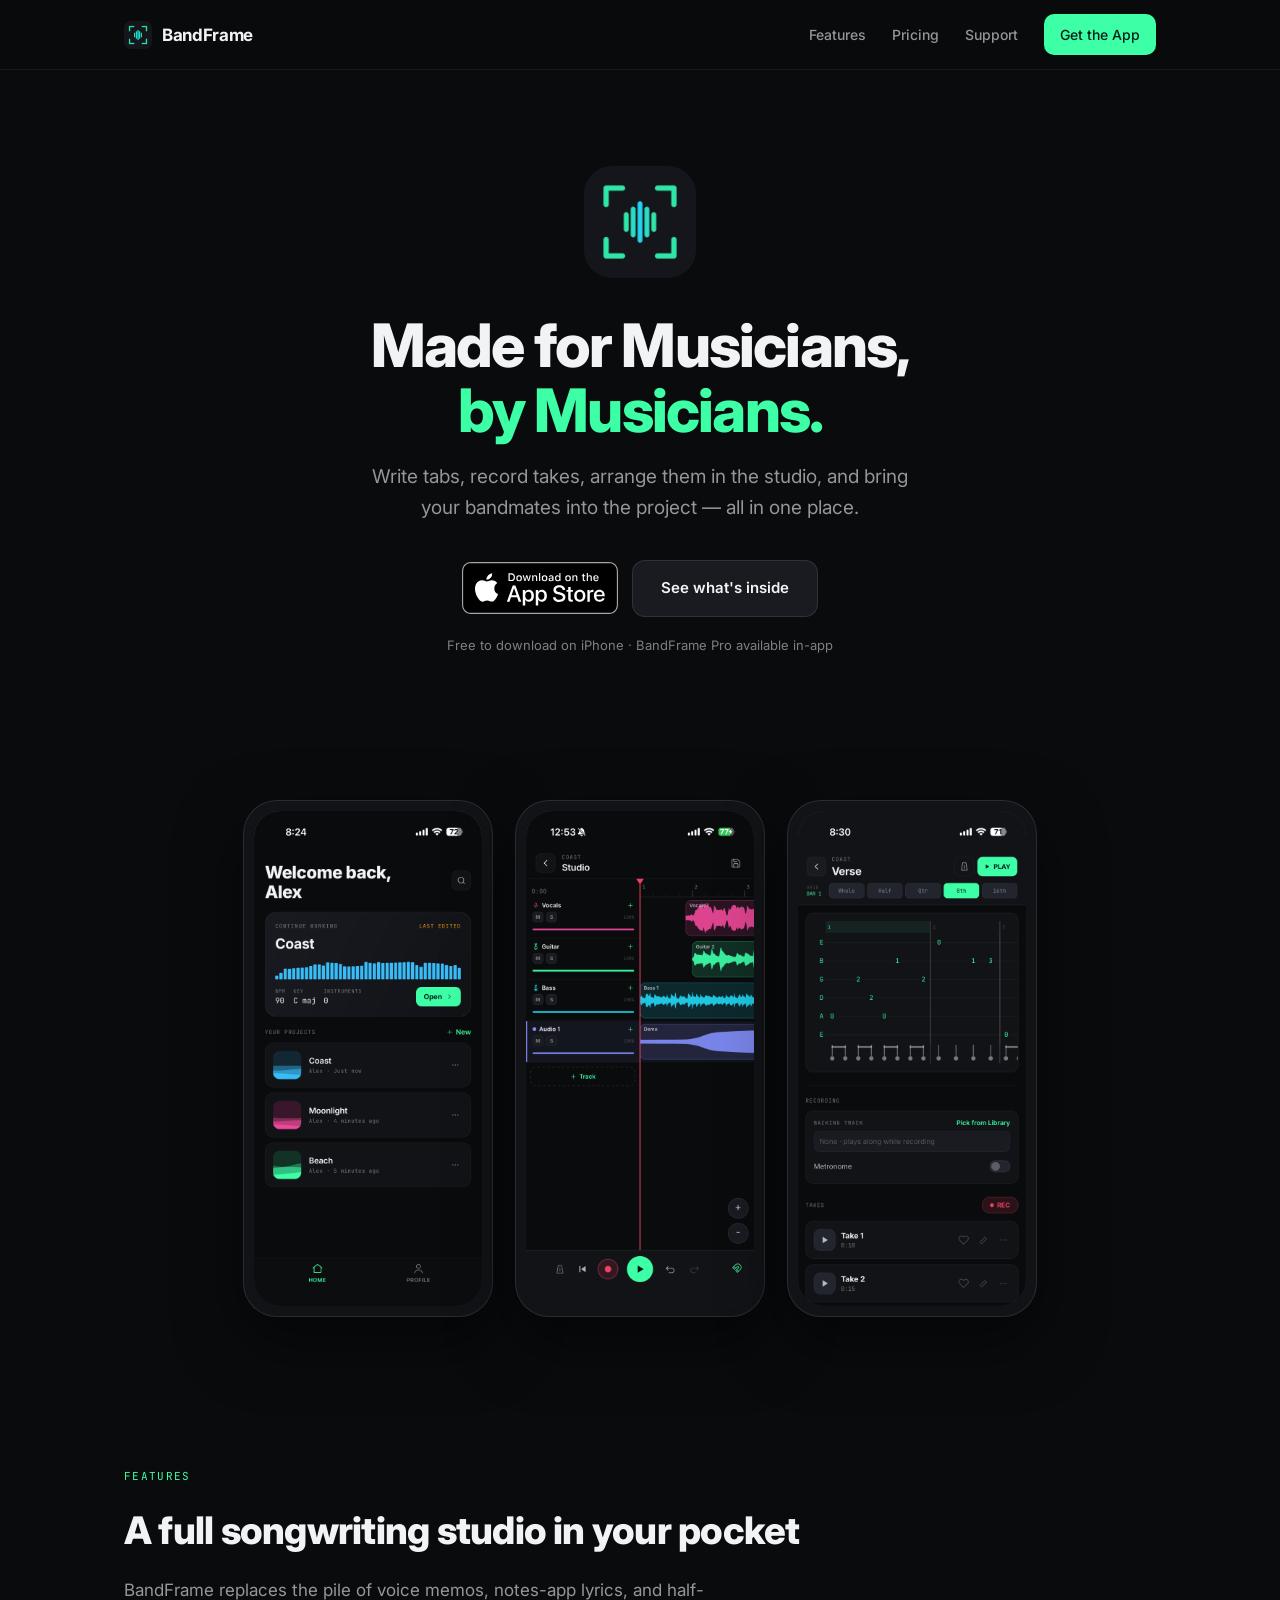
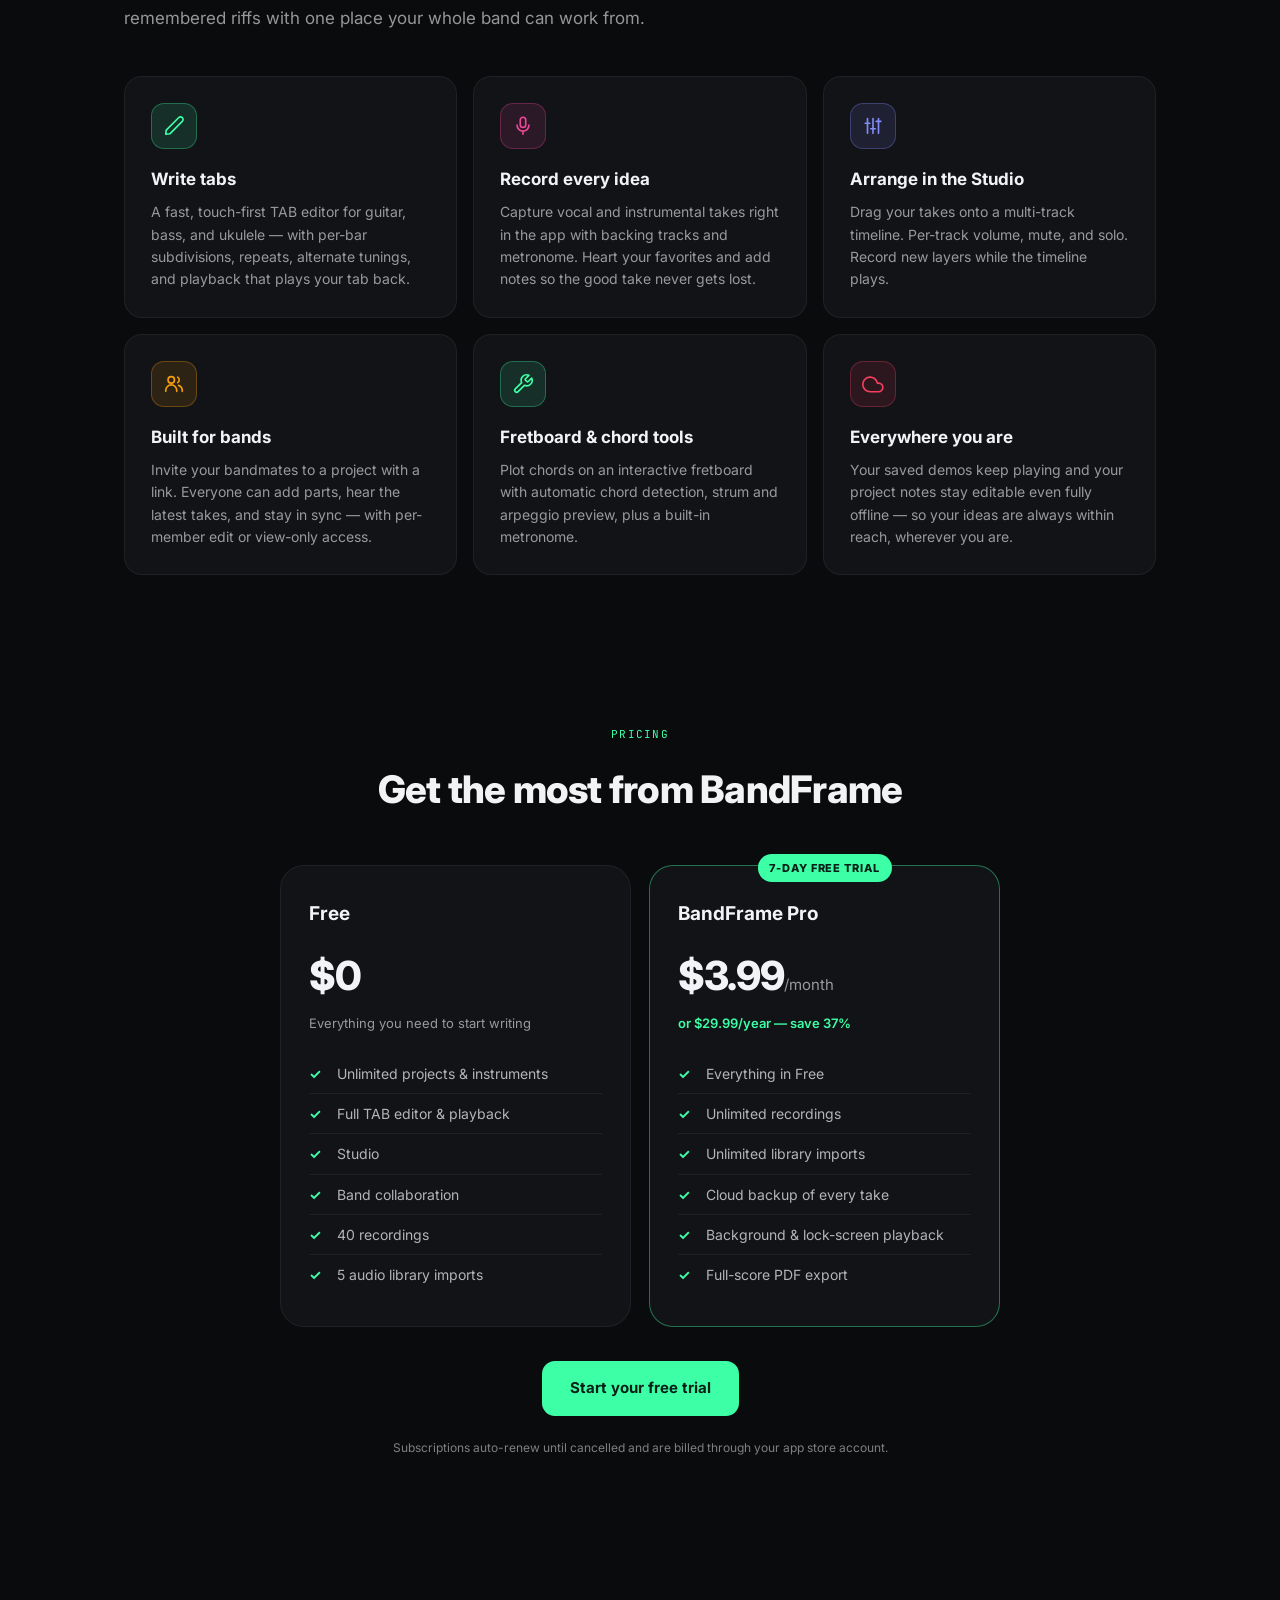
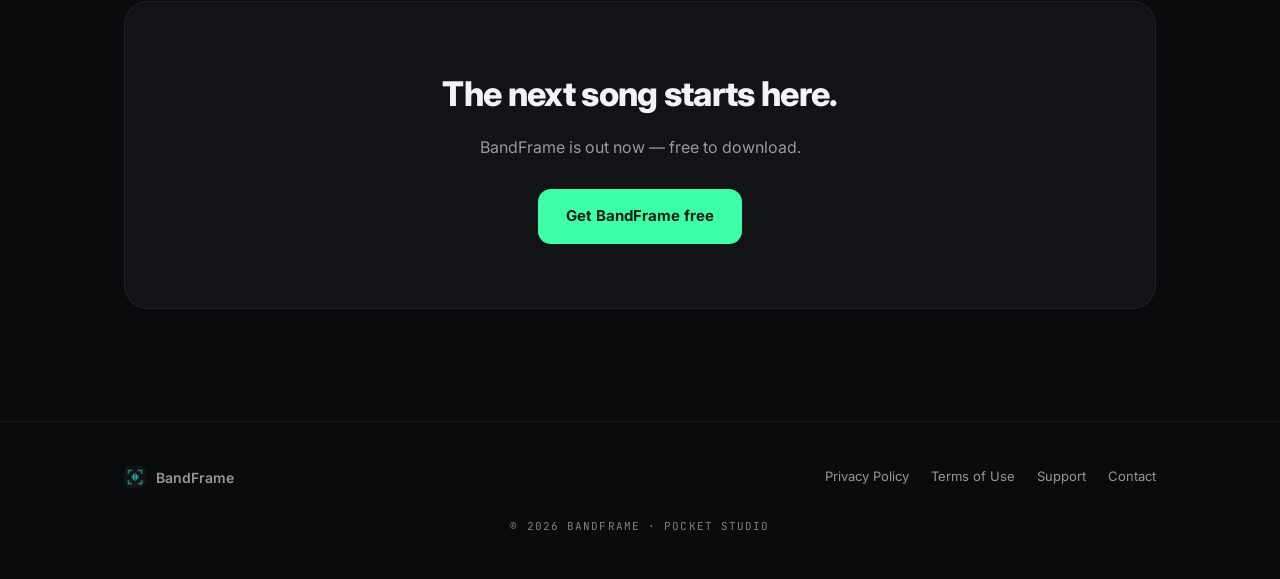
<file: index.html>
<!DOCTYPE html>
<html lang="en">
<head>
  <meta charset="UTF-8" />
  <meta name="viewport" content="width=device-width, initial-scale=1.0" />
  <meta name="google-site-verification" content="zFxyB_yYhjBL-ATg4vZU-x3dX7OV2ujRb64PiQVIFmc" />
  <title>BandFrame — Write, record, and build songs with your band</title>
  <meta name="description" content="BandFrame is a songwriting studio in your pocket: write guitar tabs, record takes, arrange them in a multi-track mixer, and collaborate with your band." />
  <link rel="icon" href="/favicon.ico" sizes="any" />
  <link rel="icon" type="image/png" href="/assets/favicon.png" />
  <link rel="apple-touch-icon" href="/apple-touch-icon.png" />
  <link rel="preconnect" href="https://fonts.googleapis.com" />
  <link rel="preconnect" href="https://fonts.gstatic.com" crossorigin />
  <link href="https://fonts.googleapis.com/css2?family=Inter:wght@400;600;700;800&family=JetBrains+Mono:wght@400;700&display=swap" rel="stylesheet" />
  <link rel="stylesheet" href="/styles.css" />
  <meta property="og:title" content="BandFrame — Write, record, and build songs with your band" />
  <meta property="og:description" content="A songwriting studio in your pocket: tabs, recording, a multi-track mixer, and band collaboration." />
  <meta property="og:image" content="/assets/icon.png" />
</head>
<body>

  <a class="skip-link" href="#main">Skip to content</a>

  <nav>
    <div class="nav-inner">
      <a class="nav-brand" href="/">
        <img src="/assets/favicon.png" alt="" />
        BandFrame
      </a>
      <div class="nav-links">
        <a href="#features">Features</a>
        <a href="#pricing">Pricing</a>
        <a href="/support/">Support</a>
        <a class="nav-cta" href="https://apps.apple.com/app/id6775601316" target="_blank" rel="noopener">Get the App</a>
      </div>
    </div>
  </nav>

  <main id="main" tabindex="-1">

  <header class="hero">
    <div class="wrap">
      <img class="hero-icon" src="/assets/icon.png" alt="BandFrame app icon" />
      <h1>Made for Musicians,<br /><span class="accent">by Musicians.</span></h1>
      <p class="sub">
        Write tabs, record takes, arrange them in the studio, and bring
        your bandmates into the project — all in one place.
      </p>
      <div class="hero-ctas">
        <a class="btn-badge" id="download" href="https://apps.apple.com/app/id6775601316" target="_blank" rel="noopener">
          <img src="/assets/app-store-badge.svg" alt="Download BandFrame on the App Store" />
        </a>
        <a class="btn-secondary" href="#features">See what's inside</a>
      </div>
      <p class="hero-note">Free to download on iPhone · BandFrame Pro available in-app</p>
    </div>
  </header>

  <section>
    <div class="wrap">
      <div class="shots">
        <div class="phone">
          <div class="phone-screen ph-1">
            <img src="/assets/projects2.PNG" alt="BandFrame band projects screenshot" />
          </div>
        </div>
        <div class="phone">
          <div class="phone-screen ph-2">
            <img src="/assets/studio3.PNG" alt="BandFrame Studio multi-track mixer screenshot" />
          </div>
        </div>
        <div class="phone">
          <div class="phone-screen ph-3">
            <img src="/assets/tab_editor3.PNG" alt="BandFrame TAB editor screenshot" />
          </div>
        </div>
      </div>
    </div>
  </section>

  <section id="features">
    <div class="wrap">
      <div class="section-label"><span class="mono">Features</span></div>
      <h2 class="section-title">A full songwriting studio in your pocket</h2>
      <p class="section-sub">
        BandFrame replaces the pile of voice memos, notes-app lyrics, and half-remembered
        riffs with one place your whole band can work from.
      </p>
      <div class="grid">
        <div class="card">
          <div class="card-icon tint-neon">
            <svg viewBox="0 0 24 24" aria-hidden="true">
              <path d="M17 3a2.83 2.83 0 1 1 4 4L7.5 20.5 3 21l.5-4.5L17 3z" />
            </svg>
          </div>
          <h3>Write tabs</h3>
          <p>A fast, touch-first TAB editor for guitar, bass, and ukulele — with per-bar subdivisions, repeats, alternate tunings, and playback that plays your tab back.</p>
        </div>
        <div class="card">
          <div class="card-icon tint-pink">
            <svg viewBox="0 0 24 24" aria-hidden="true">
              <rect x="9" y="2.5" width="6" height="11" rx="3" />
              <path d="M5.5 11a6.5 6.5 0 0 0 13 0" />
              <line x1="12" y1="17.5" x2="12" y2="21" />
            </svg>
          </div>
          <h3>Record every idea</h3>
          <p>Capture vocal and instrumental takes right in the app with backing tracks and metronome. Heart your favorites and add notes so the good take never gets lost.</p>
        </div>
        <div class="card">
          <div class="card-icon tint-blue">
            <svg viewBox="0 0 24 24" aria-hidden="true">
              <line x1="6" y1="4" x2="6" y2="20" />
              <line x1="12" y1="4" x2="12" y2="20" />
              <line x1="18" y1="4" x2="18" y2="20" />
              <line x1="3.5" y1="9" x2="8.5" y2="9" />
              <line x1="9.5" y1="15" x2="14.5" y2="15" />
              <line x1="15.5" y1="7" x2="20.5" y2="7" />
            </svg>
          </div>
          <h3>Arrange in the Studio</h3>
          <p>Drag your takes onto a multi-track timeline. Per-track volume, mute, and solo. Record new layers while the timeline plays.</p>
        </div>
        <div class="card">
          <div class="card-icon tint-amber">
            <svg viewBox="0 0 24 24" aria-hidden="true">
              <circle cx="9" cy="7.5" r="3.5" />
              <path d="M3 20v-1a6 6 0 0 1 12 0v1" />
              <path d="M16 4.5a3.5 3.5 0 0 1 0 6" />
              <path d="M21 20v-1a6 6 0 0 0-4-5.5" />
            </svg>
          </div>
          <h3>Built for bands</h3>
          <p>Invite your bandmates to a project with a link. Everyone can add parts, hear the latest takes, and stay in sync — with per-member edit or view-only access.</p>
        </div>
        <div class="card">
          <div class="card-icon tint-neon">
            <svg viewBox="0 0 24 24" aria-hidden="true">
              <path d="M14.7 6.3a1 1 0 0 0 0 1.4l1.6 1.6a1 1 0 0 0 1.4 0l3.77-3.77a6 6 0 0 1-7.94 7.94l-6.91 6.91a2.12 2.12 0 0 1-3-3l6.91-6.91a6 6 0 0 1 7.94-7.94l-3.77 3.77z" />
            </svg>
          </div>
          <h3>Fretboard &amp; chord tools</h3>
          <p>Plot chords on an interactive fretboard with automatic chord detection, strum and arpeggio preview, plus a built-in metronome.</p>
        </div>
        <div class="card">
          <div class="card-icon tint-red">
            <svg viewBox="0 0 24 24" aria-hidden="true">
              <path d="M18 11h-1.26A8 8 0 1 0 9 20.5h9a4.75 4.75 0 0 0 0-9.5z" />
            </svg>
          </div>
          <h3>Everywhere you are</h3>
          <p>Your saved demos keep playing and your project notes stay editable even fully offline — so your ideas are always within reach, wherever you are.</p>
        </div>
      </div>
    </div>
  </section>

  <section id="pricing">
    <div class="wrap">
      <div class="section-label" style="text-align:center"><span class="mono">Pricing</span></div>
      <h2 class="section-title" style="text-align:center">Get the most from BandFrame</h2>
      <p class="section-sub" style="text-align:center; margin-left:auto; margin-right:auto;">
        
      </p>
      <div class="pricing-grid">
        <div class="price-card">
          <h3>Free</h3>
          <div class="price-line"><span class="amount">$0</span></div>
          <p class="price-free-sub">Everything you need to start writing</p>
          <ul>
            <li>Unlimited projects &amp; instruments</li>
            <li>Full TAB editor &amp; playback</li>
            <li>Studio</li>
            <li>Band collaboration</li>
            <li>40 recordings</li>
            <li>5 audio library imports</li>
          </ul>
        </div>
        <div class="price-card featured">
          <span class="badge">7-day free trial</span>
          <h3>BandFrame Pro</h3>
          <div class="price-line"><span class="amount">$3.99</span><span class="period">/month</span></div>
          <p class="price-alt">or $29.99/year — save 37%</p>
          <ul>
            <li>Everything in Free</li>
            <li>Unlimited recordings</li>
            <li>Unlimited library imports</li>
            <li>Cloud backup of every take</li>
            <li>Background &amp; lock-screen playback</li>
            <li>Full-score PDF export</li>
          </ul>
        </div>
      </div>
      <div class="pricing-cta">
        <a class="btn-primary" href="https://apps.apple.com/app/id6775601316" target="_blank" rel="noopener">Start your free trial</a>
      </div>
      <p class="pricing-note">
        Subscriptions auto-renew until cancelled and are billed through your app store account.
      </p>
    </div>
  </section>

  <section>
    <div class="wrap">
      <div class="cta-band">
        <h2>The next song starts here.</h2>
        <p>BandFrame is out now — free to download.</p>
        <a class="btn-primary" href="https://apps.apple.com/app/id6775601316" target="_blank" rel="noopener">Get BandFrame free</a>
      </div>
    </div>
  </section>

  </main>

  <footer>
    <div class="footer-inner">
      <div class="footer-brand">
        <img src="/assets/favicon.png" alt="" />
        BandFrame
      </div>
      <div class="footer-links">
        <a href="/privacy/">Privacy Policy</a>
        <a href="/terms/">Terms of Use</a>
        <a href="/support/">Support</a>
        <a href="mailto:bandframeapp@gmail.com">Contact</a>
      </div>
      <div class="footer-copy">© 2026 BandFrame · Pocket Studio</div>
    </div>
  </footer>

</body>
</html>
</file>
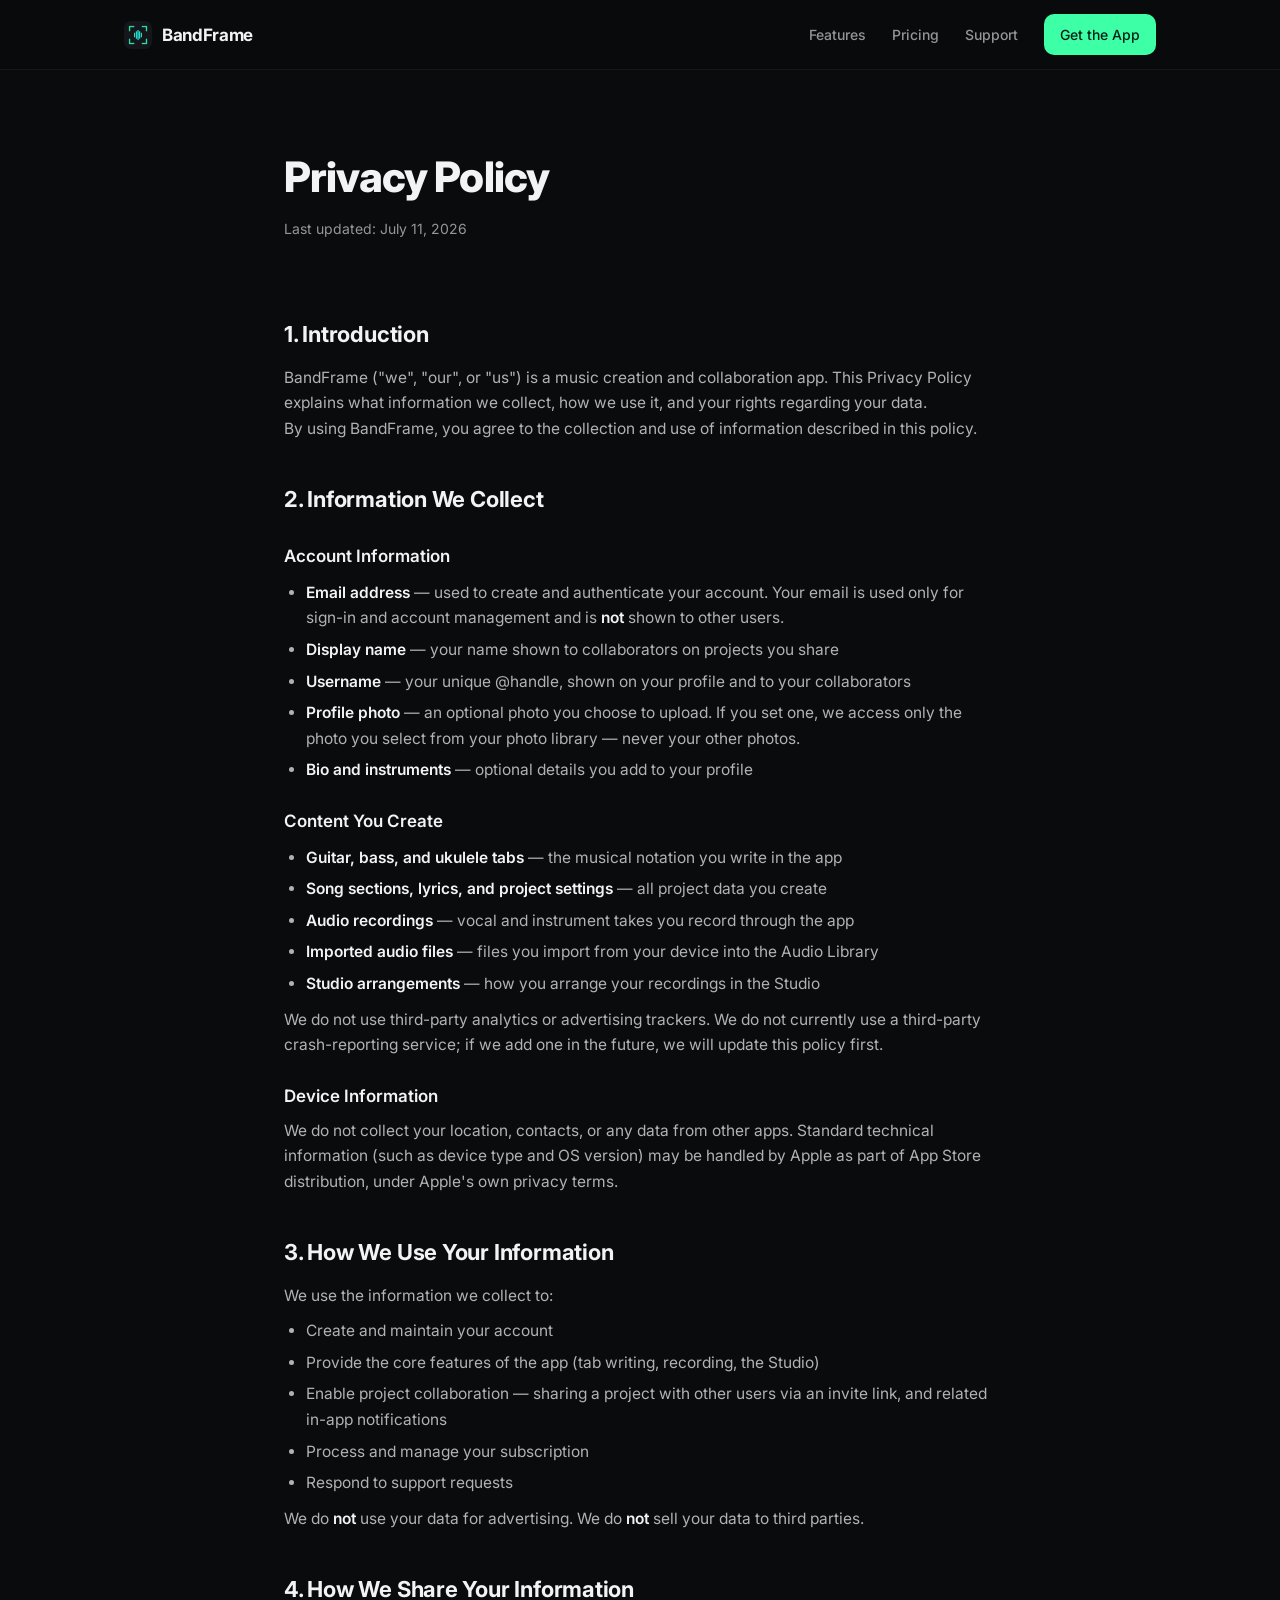
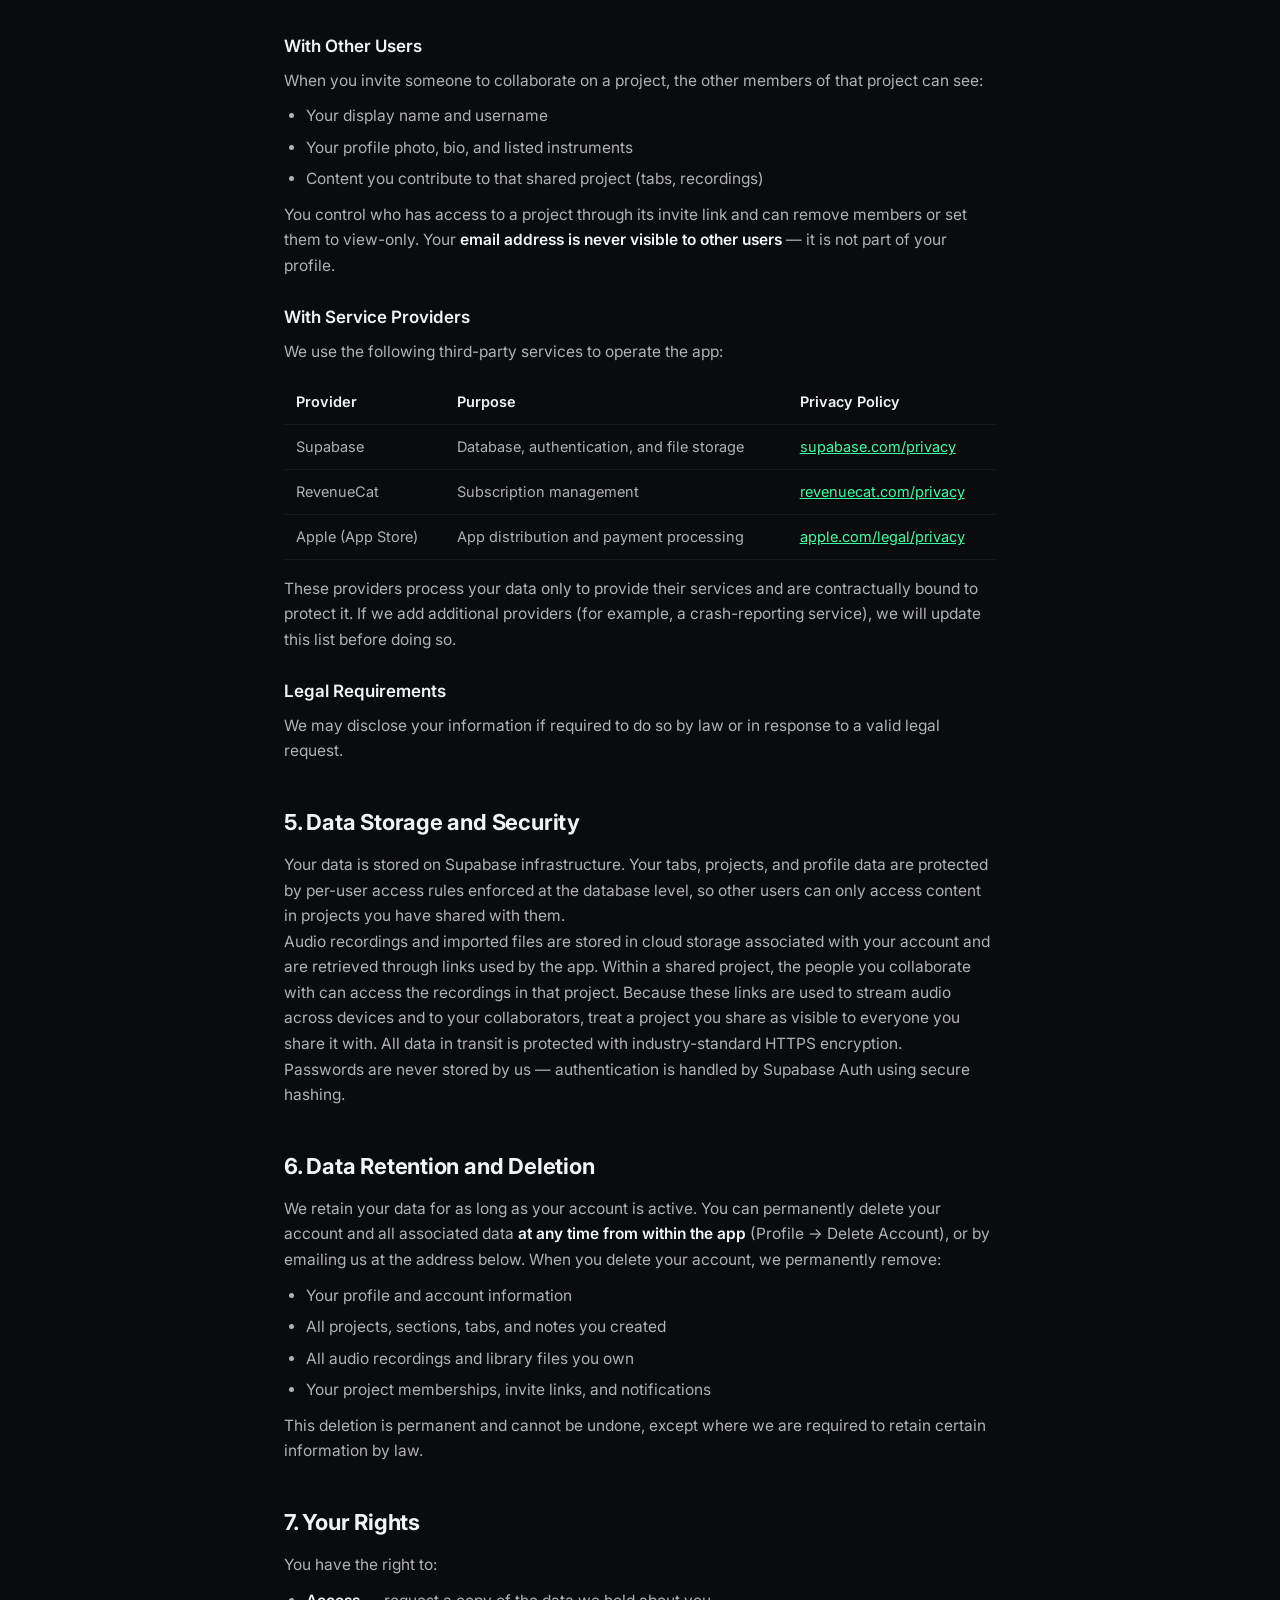
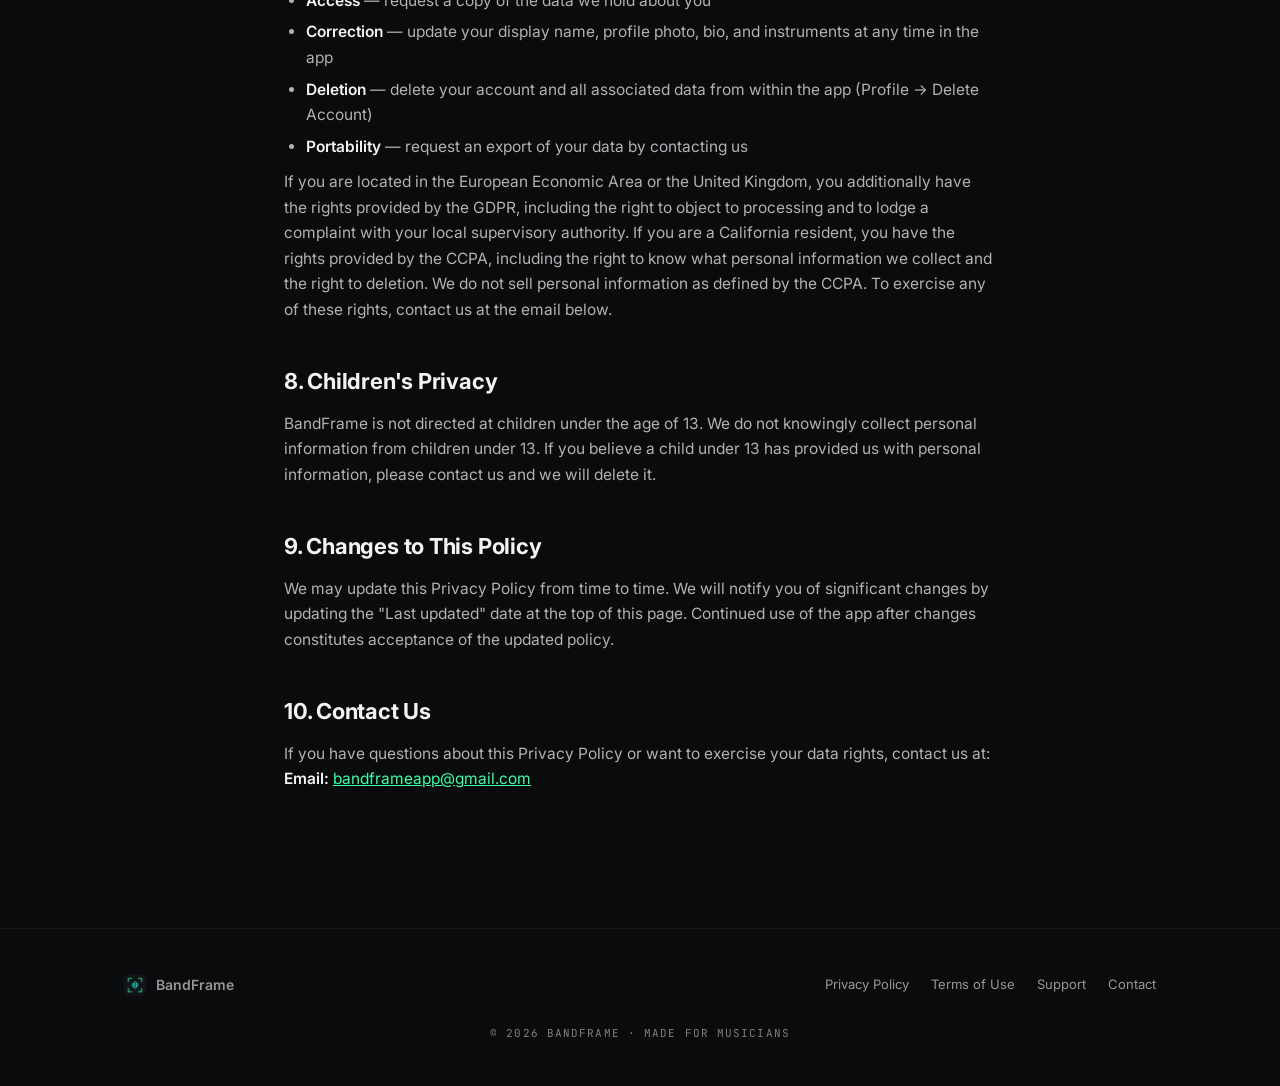
<file: privacy/index.html>
<!DOCTYPE html>
<html lang="en">
<head>
  <meta charset="UTF-8" />
  <meta name="viewport" content="width=device-width, initial-scale=1.0" />
  <title>Privacy Policy — BandFrame</title>
  <meta name="description" content="BandFrame's privacy policy: what we collect, how we use it, and your rights." />
  <link rel="icon" href="/favicon.ico" sizes="any" />
  <link rel="icon" type="image/png" href="/assets/favicon.png" />
  <link rel="apple-touch-icon" href="/apple-touch-icon.png" />
  <link rel="preconnect" href="https://fonts.googleapis.com" />
  <link rel="preconnect" href="https://fonts.gstatic.com" crossorigin />
  <link href="https://fonts.googleapis.com/css2?family=Inter:wght@400;600;700;800&family=JetBrains+Mono:wght@400;700&display=swap" rel="stylesheet" />
  <link rel="stylesheet" href="/styles.css" />
</head>
<body>

  <a class="skip-link" href="#main">Skip to content</a>

  <nav>
    <div class="nav-inner">
      <a class="nav-brand" href="/">
        <img src="/assets/favicon.png" alt="" />
        BandFrame
      </a>
      <div class="nav-links">
        <a href="/#features">Features</a>
        <a href="/#pricing">Pricing</a>
        <a href="/support/">Support</a>
        <a class="nav-cta" href="https://apps.apple.com/app/id6775601316" target="_blank" rel="noopener">Get the App</a>
      </div>
    </div>
  </nav>

  <div class="wrap-narrow">
    <main id="main" tabindex="-1">
    <header class="page-header">
      <span class="mono"></span>
      <h1>Privacy Policy</h1>
      <p class="meta">Last updated: July 11, 2026</p>
    </header>

    <div class="legal">
      <h2>1. Introduction</h2>
      <p>BandFrame ("we", "our", or "us") is a music creation and collaboration app. This Privacy Policy explains what information we collect, how we use it, and your rights regarding your data.</p>
      <p>By using BandFrame, you agree to the collection and use of information described in this policy.</p>

      <h2>2. Information We Collect</h2>
      <h3>Account Information</h3>
      <ul>
        <li><strong>Email address</strong> — used to create and authenticate your account. Your email is used only for sign-in and account management and is <strong>not</strong> shown to other users.</li>
        <li><strong>Display name</strong> — your name shown to collaborators on projects you share</li>
        <li><strong>Username</strong> — your unique @handle, shown on your profile and to your collaborators</li>
        <li><strong>Profile photo</strong> — an optional photo you choose to upload. If you set one, we access only the photo you select from your photo library — never your other photos.</li>
        <li><strong>Bio and instruments</strong> — optional details you add to your profile</li>
      </ul>
      <h3>Content You Create</h3>
      <ul>
        <li><strong>Guitar, bass, and ukulele tabs</strong> — the musical notation you write in the app</li>
        <li><strong>Song sections, lyrics, and project settings</strong> — all project data you create</li>
        <li><strong>Audio recordings</strong> — vocal and instrument takes you record through the app</li>
        <li><strong>Imported audio files</strong> — files you import from your device into the Audio Library</li>
        <li><strong>Studio arrangements</strong> — how you arrange your recordings in the Studio</li>
      </ul>
      <p>We do not use third-party analytics or advertising trackers. We do not currently use a third-party crash-reporting service; if we add one in the future, we will update this policy first.</p>
      <h3>Device Information</h3>
      <p>We do not collect your location, contacts, or any data from other apps. Standard technical information (such as device type and OS version) may be handled by Apple as part of App Store distribution, under Apple's own privacy terms.</p>

      <h2>3. How We Use Your Information</h2>
      <p>We use the information we collect to:</p>
      <ul>
        <li>Create and maintain your account</li>
        <li>Provide the core features of the app (tab writing, recording, the Studio)</li>
        <li>Enable project collaboration — sharing a project with other users via an invite link, and related in-app notifications</li>
        <li>Process and manage your subscription</li>
        <li>Respond to support requests</li>
      </ul>
      <p>We do <strong>not</strong> use your data for advertising. We do <strong>not</strong> sell your data to third parties.</p>

      <h2>4. How We Share Your Information</h2>
      <h3>With Other Users</h3>
      <p>When you invite someone to collaborate on a project, the other members of that project can see:</p>
      <ul>
        <li>Your display name and username</li>
        <li>Your profile photo, bio, and listed instruments</li>
        <li>Content you contribute to that shared project (tabs, recordings)</li>
      </ul>
      <p>You control who has access to a project through its invite link and can remove members or set them to view-only. Your <strong>email address is never visible to other users</strong> — it is not part of your profile.</p>
      <h3>With Service Providers</h3>
      <p>We use the following third-party services to operate the app:</p>
      <table>
        <thead><tr><th>Provider</th><th>Purpose</th><th>Privacy Policy</th></tr></thead>
        <tbody>
          <tr><td>Supabase</td><td>Database, authentication, and file storage</td><td><a href="https://supabase.com/privacy">supabase.com/privacy</a></td></tr>
          <tr><td>RevenueCat</td><td>Subscription management</td><td><a href="https://www.revenuecat.com/privacy/">revenuecat.com/privacy</a></td></tr>
          <tr><td>Apple (App Store)</td><td>App distribution and payment processing</td><td><a href="https://www.apple.com/legal/privacy/">apple.com/legal/privacy</a></td></tr>
        </tbody>
      </table>
      <p>These providers process your data only to provide their services and are contractually bound to protect it. If we add additional providers (for example, a crash-reporting service), we will update this list before doing so.</p>
      <h3>Legal Requirements</h3>
      <p>We may disclose your information if required to do so by law or in response to a valid legal request.</p>

      <h2>5. Data Storage and Security</h2>
      <p>Your data is stored on Supabase infrastructure. Your tabs, projects, and profile data are protected by per-user access rules enforced at the database level, so other users can only access content in projects you have shared with them.</p>
      <p>Audio recordings and imported files are stored in cloud storage associated with your account and are retrieved through links used by the app. Within a shared project, the people you collaborate with can access the recordings in that project. Because these links are used to stream audio across devices and to your collaborators, treat a project you share as visible to everyone you share it with. All data in transit is protected with industry-standard HTTPS encryption.</p>
      <p>Passwords are never stored by us — authentication is handled by Supabase Auth using secure hashing.</p>

      <h2>6. Data Retention and Deletion</h2>
      <p>We retain your data for as long as your account is active. You can permanently delete your account and all associated data <strong>at any time from within the app</strong> (Profile → Delete Account), or by emailing us at the address below. When you delete your account, we permanently remove:</p>
      <ul>
        <li>Your profile and account information</li>
        <li>All projects, sections, tabs, and notes you created</li>
        <li>All audio recordings and library files you own</li>
        <li>Your project memberships, invite links, and notifications</li>
      </ul>
      <p>This deletion is permanent and cannot be undone, except where we are required to retain certain information by law.</p>

      <h2>7. Your Rights</h2>
      <p>You have the right to:</p>
      <ul>
        <li><strong>Access</strong> — request a copy of the data we hold about you</li>
        <li><strong>Correction</strong> — update your display name, profile photo, bio, and instruments at any time in the app</li>
        <li><strong>Deletion</strong> — delete your account and all associated data from within the app (Profile → Delete Account)</li>
        <li><strong>Portability</strong> — request an export of your data by contacting us</li>
      </ul>
      <p>If you are located in the European Economic Area or the United Kingdom, you additionally have the rights provided by the GDPR, including the right to object to processing and to lodge a complaint with your local supervisory authority. If you are a California resident, you have the rights provided by the CCPA, including the right to know what personal information we collect and the right to deletion. We do not sell personal information as defined by the CCPA. To exercise any of these rights, contact us at the email below.</p>

      <h2>8. Children's Privacy</h2>
      <p>BandFrame is not directed at children under the age of 13. We do not knowingly collect personal information from children under 13. If you believe a child under 13 has provided us with personal information, please contact us and we will delete it.</p>

      <h2>9. Changes to This Policy</h2>
      <p>We may update this Privacy Policy from time to time. We will notify you of significant changes by updating the "Last updated" date at the top of this page. Continued use of the app after changes constitutes acceptance of the updated policy.</p>

      <h2>10. Contact Us</h2>
      <p>If you have questions about this Privacy Policy or want to exercise your data rights, contact us at:</p>
      <p><strong>Email:</strong> <a href="mailto:bandframeapp@gmail.com">bandframeapp@gmail.com</a></p>
    </div>
    </main>
  </div>

  <footer>
    <div class="footer-inner">
      <div class="footer-brand">
        <img src="/assets/favicon.png" alt="" />
        BandFrame
      </div>
      <div class="footer-links">
        <a href="/privacy/">Privacy Policy</a>
        <a href="/terms/">Terms of Use</a>
        <a href="/support/">Support</a>
        <a href="mailto:bandframeapp@gmail.com">Contact</a>
      </div>
      <div class="footer-copy">© 2026 BandFrame · Made for musicians</div>
    </div>
  </footer>

</body>
</html>
</file>
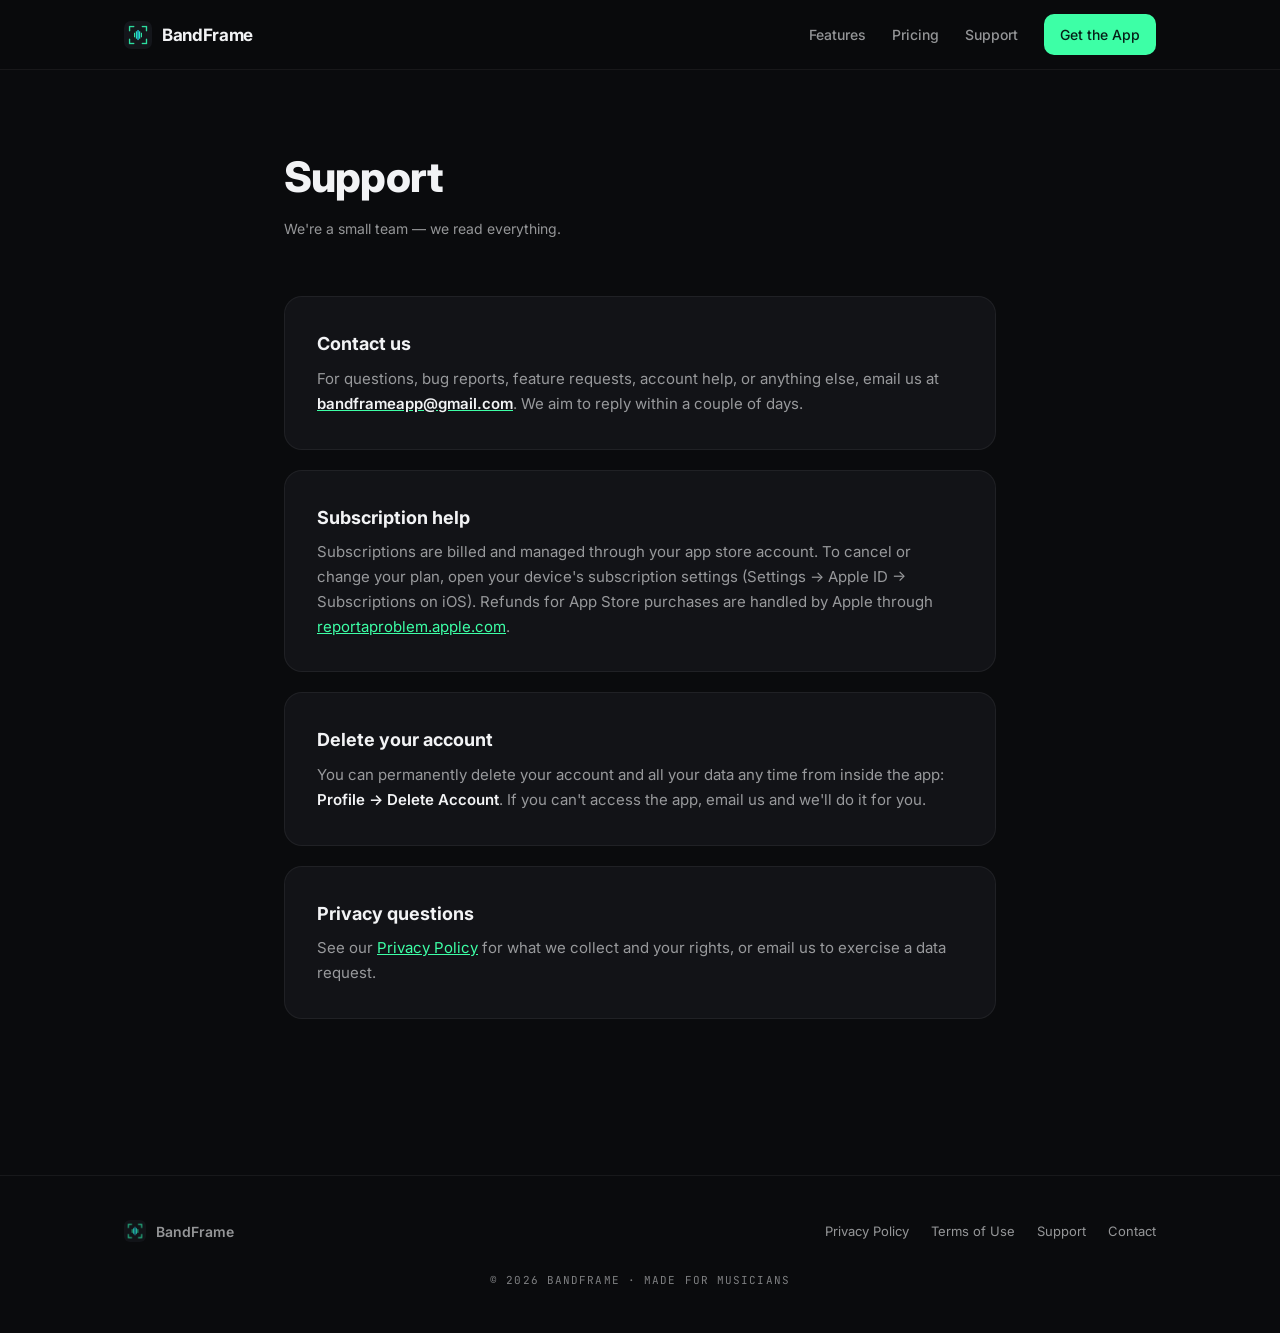
<file: support/index.html>
<!DOCTYPE html>
<html lang="en">
<head>
  <meta charset="UTF-8" />
  <meta name="viewport" content="width=device-width, initial-scale=1.0" />
  <title>Support — BandFrame</title>
  <meta name="description" content="Get help with BandFrame — contact support, report a bug, or request a feature." />
  <link rel="icon" href="/favicon.ico" sizes="any" />
  <link rel="icon" type="image/png" href="/assets/favicon.png" />
  <link rel="apple-touch-icon" href="/apple-touch-icon.png" />
  <link rel="preconnect" href="https://fonts.googleapis.com" />
  <link rel="preconnect" href="https://fonts.gstatic.com" crossorigin />
  <link href="https://fonts.googleapis.com/css2?family=Inter:wght@400;600;700;800&family=JetBrains+Mono:wght@400;700&display=swap" rel="stylesheet" />
  <link rel="stylesheet" href="/styles.css" />
</head>
<body>

  <a class="skip-link" href="#main">Skip to content</a>

  <nav>
    <div class="nav-inner">
      <a class="nav-brand" href="/">
        <img src="/assets/favicon.png" alt="" />
        BandFrame
      </a>
      <div class="nav-links">
        <a href="/#features">Features</a>
        <a href="/#pricing">Pricing</a>
        <a href="/support/">Support</a>
        <a class="nav-cta" href="https://apps.apple.com/app/id6775601316" target="_blank" rel="noopener">Get the App</a>
      </div>
    </div>
  </nav>

  <div class="wrap-narrow">
    <main id="main" tabindex="-1">
    <header class="page-header">
      <span class="mono"></span>
      <h1>Support</h1>
      <p class="meta">We're a small team — we read everything.</p>
    </header>

    <div class="legal">
      <div class="support-card">
        <h3>Contact us</h3>
        <p>For questions, bug reports, feature requests, account help, or anything else, email us at
        <a href="mailto:bandframeapp@gmail.com"><strong>bandframeapp@gmail.com</strong></a>.
        We aim to reply within a couple of days.</p>
      </div>

      <div class="support-card">
        <h3>Subscription help</h3>
        <p>Subscriptions are billed and managed through your app store account. To cancel or change your plan,
        open your device's subscription settings (Settings → Apple ID → Subscriptions on iOS). Refunds for App Store
        purchases are handled by Apple through <a href="https://reportaproblem.apple.com">reportaproblem.apple.com</a>.</p>
      </div>

      <div class="support-card">
        <h3>Delete your account</h3>
        <p>You can permanently delete your account and all your data any time from inside the app:
        <strong>Profile → Delete Account</strong>. If you can't access the app, email us and we'll do it for you.</p>
      </div>

      <div class="support-card">
        <h3>Privacy questions</h3>
        <p>See our <a href="/privacy/">Privacy Policy</a> for what we collect and your rights, or email us to
        exercise a data request.</p>
      </div>
    </div>
    </main>
  </div>

  <footer>
    <div class="footer-inner">
      <div class="footer-brand">
        <img src="/assets/favicon.png" alt="" />
        BandFrame
      </div>
      <div class="footer-links">
        <a href="/privacy/">Privacy Policy</a>
        <a href="/terms/">Terms of Use</a>
        <a href="/support/">Support</a>
        <a href="mailto:bandframeapp@gmail.com">Contact</a>
      </div>
      <div class="footer-copy">© 2026 BandFrame · Made for musicians</div>
    </div>
  </footer>

</body>
</html>
</file>
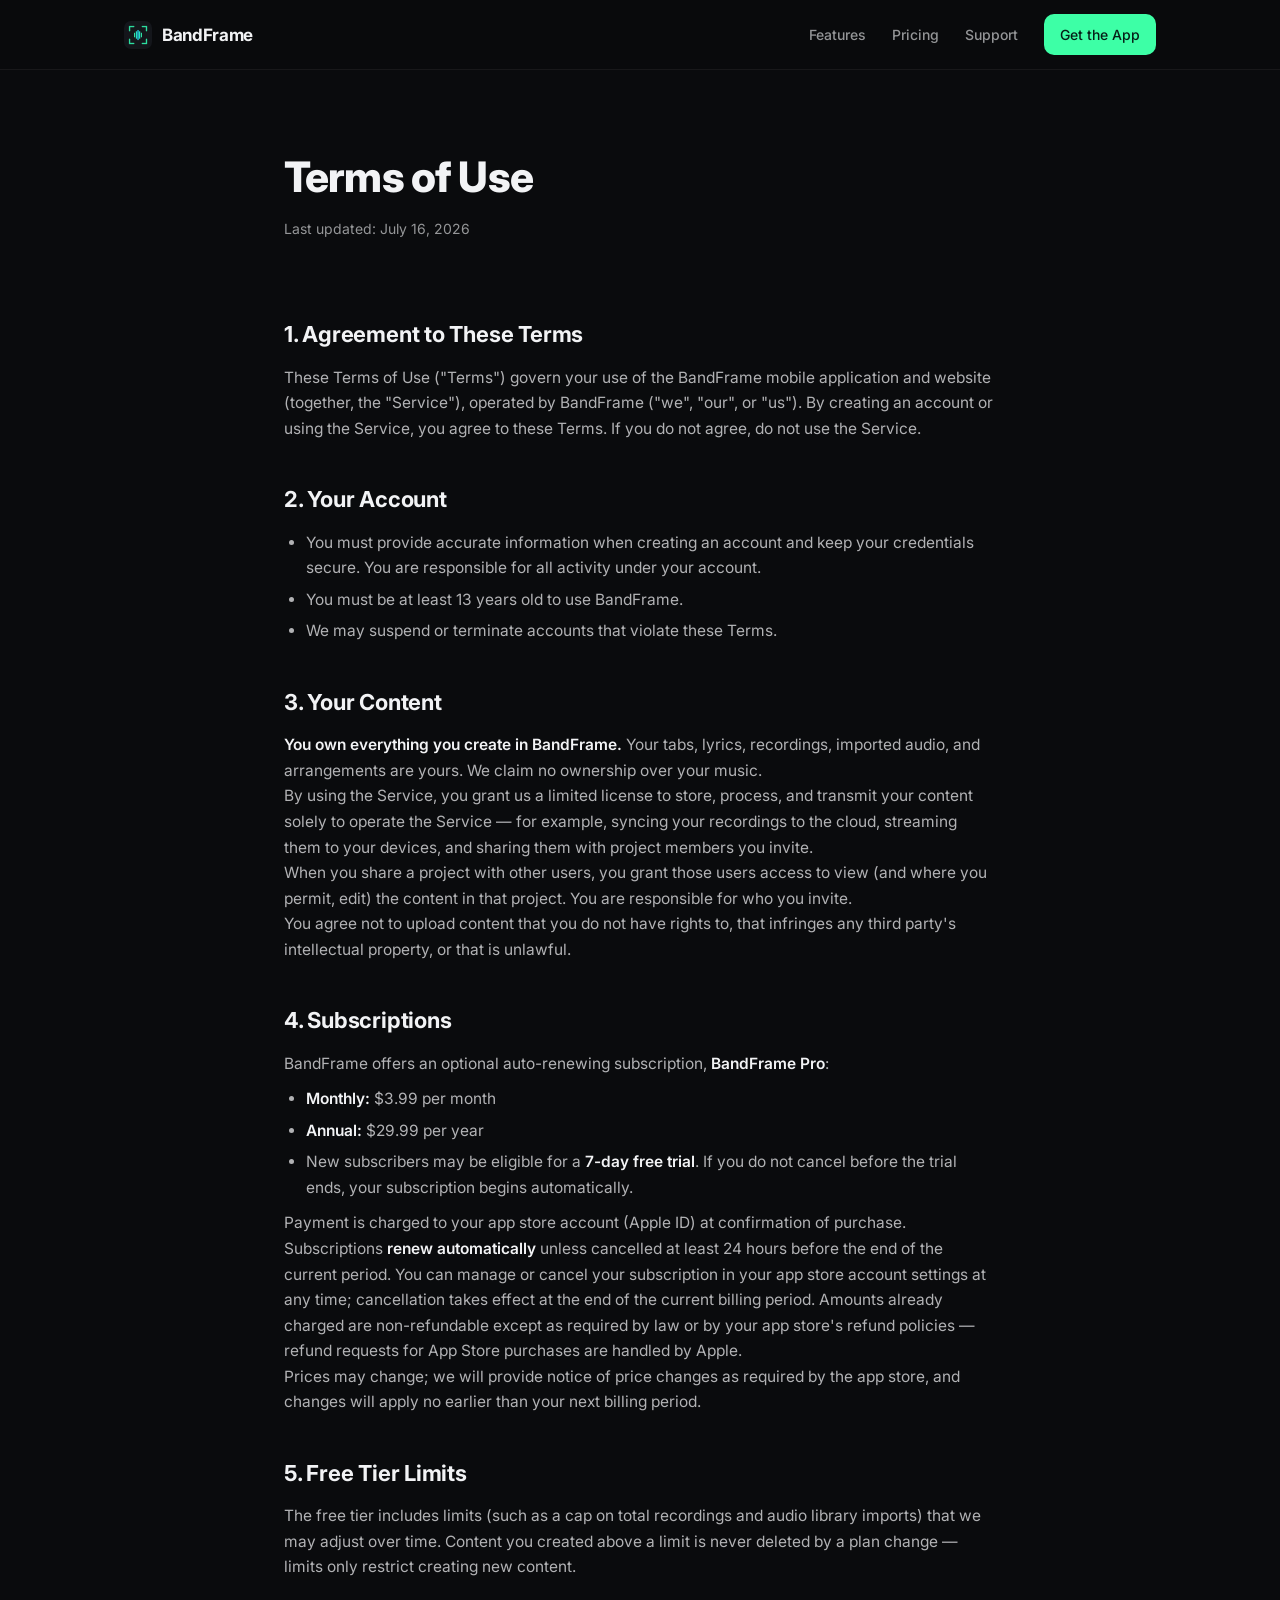
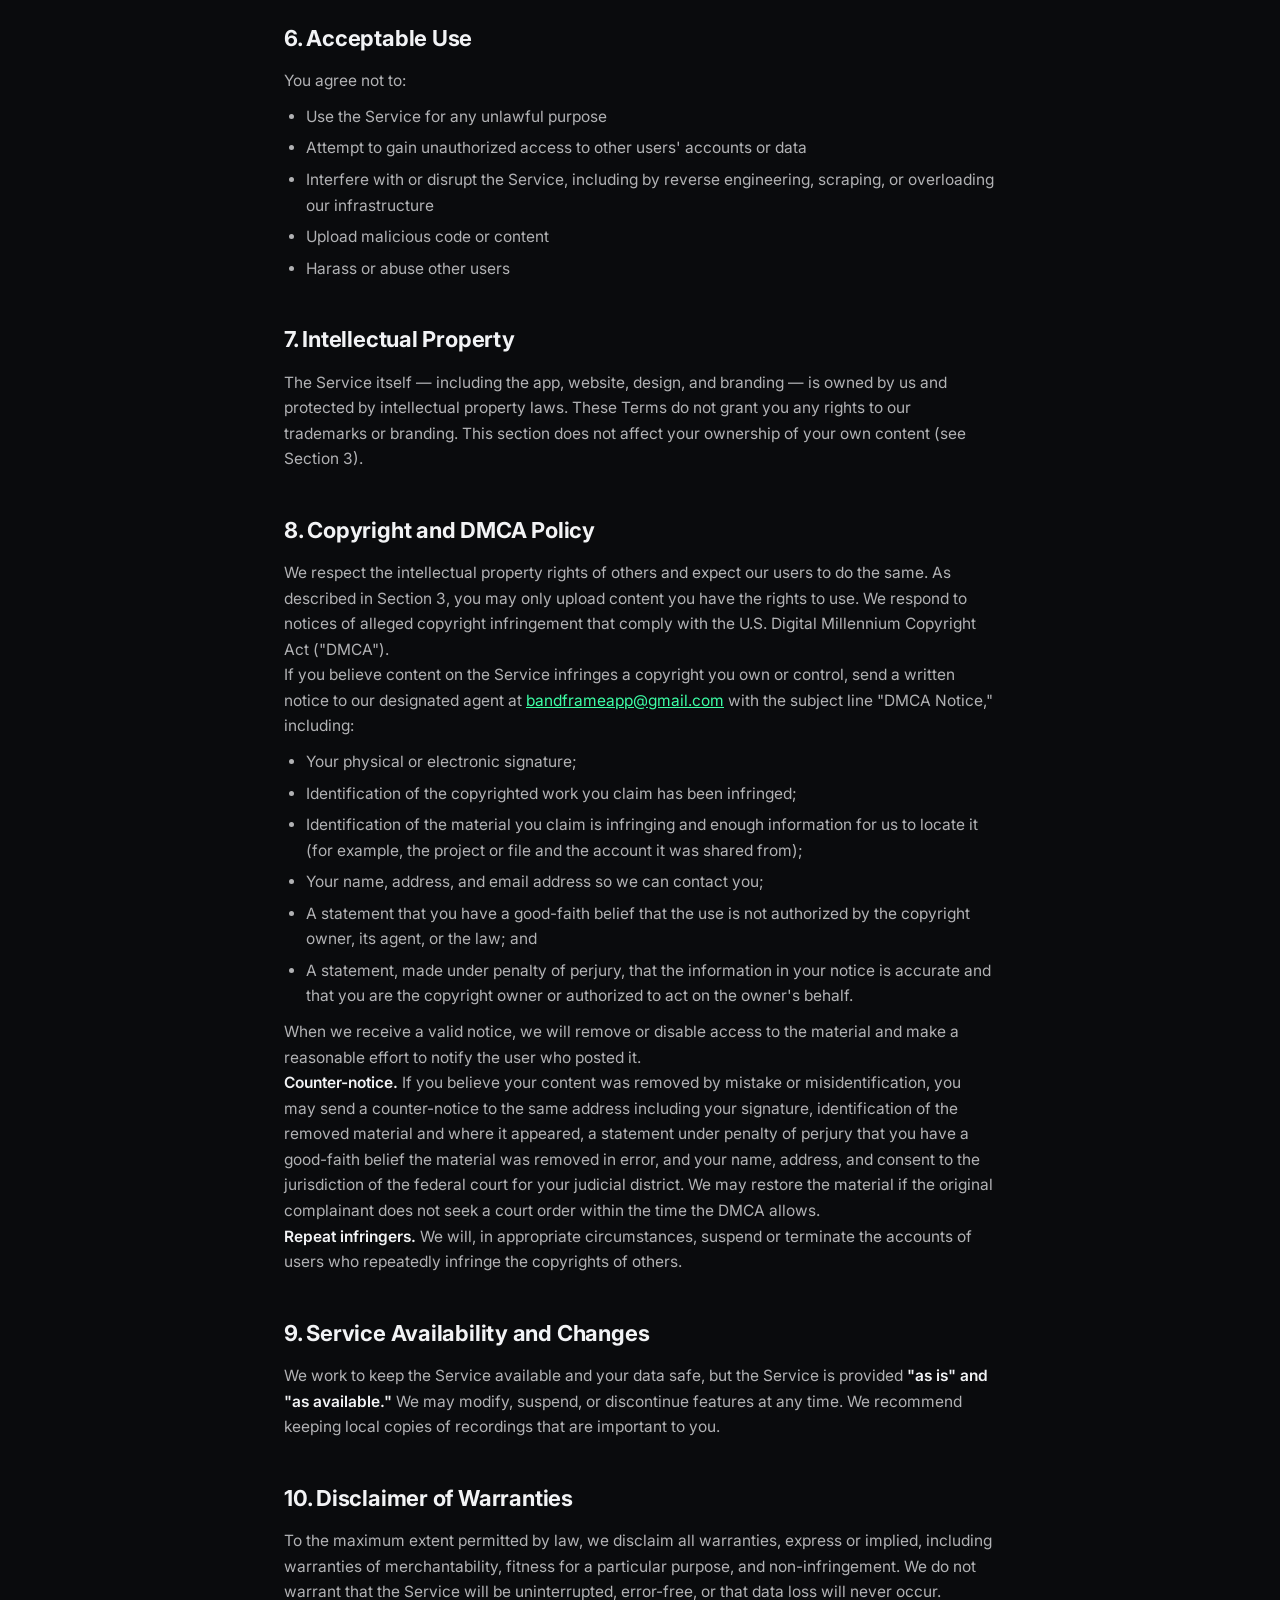
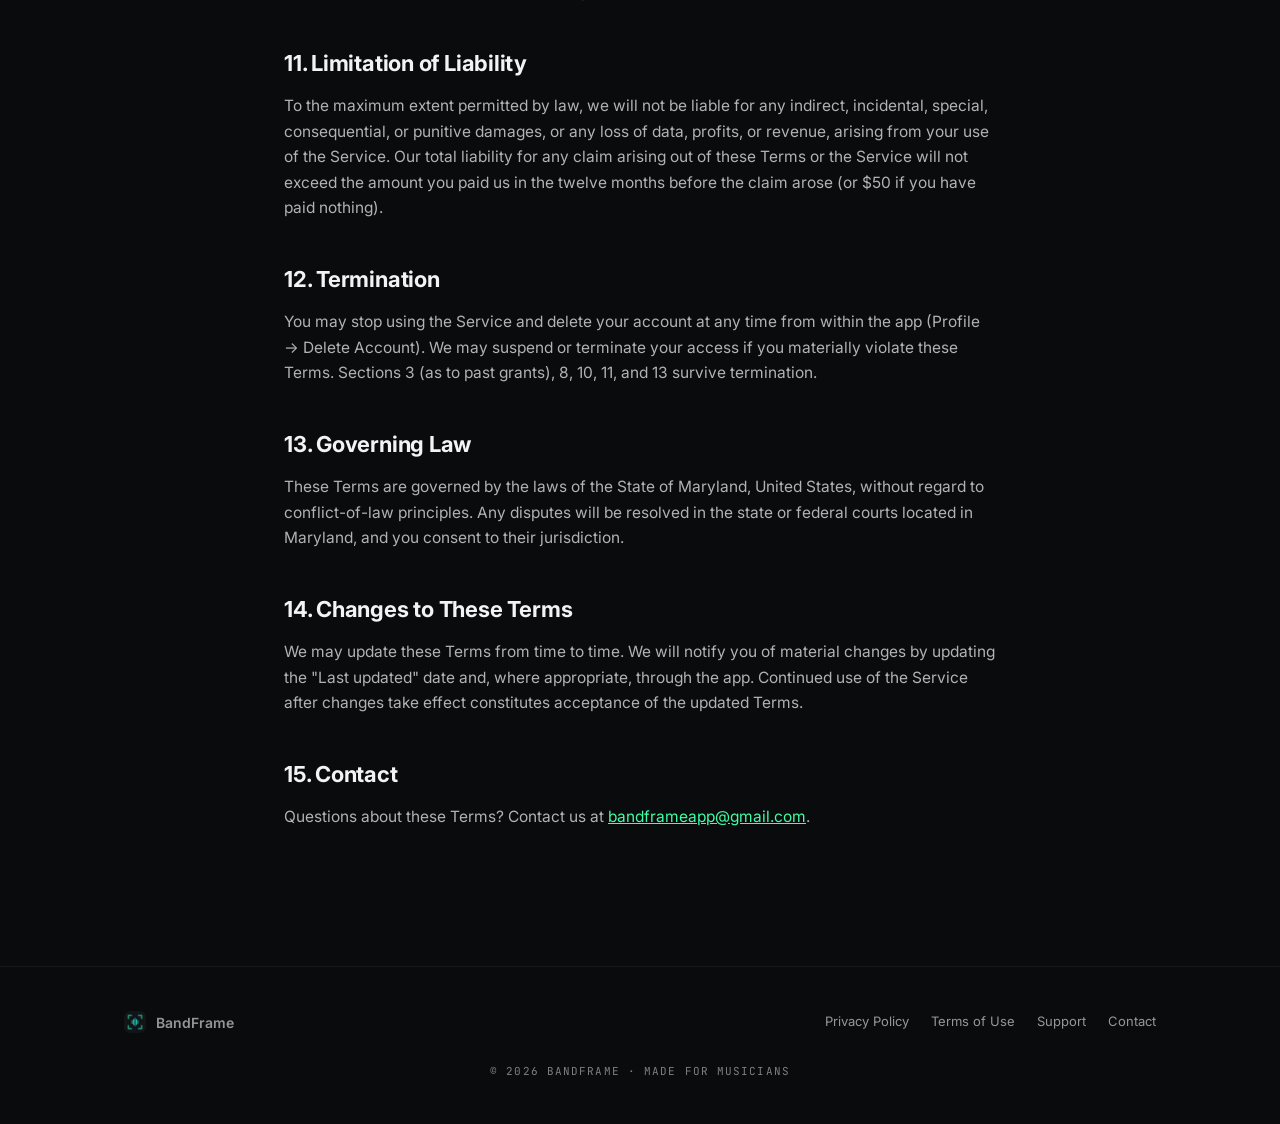
<file: terms/index.html>
<!DOCTYPE html>
<html lang="en">
<head>
  <meta charset="UTF-8" />
  <meta name="viewport" content="width=device-width, initial-scale=1.0" />
  <title>Terms of Use — BandFrame</title>
  <meta name="description" content="BandFrame's terms of use, including subscription terms." />
  <link rel="icon" href="/favicon.ico" sizes="any" />
  <link rel="icon" type="image/png" href="/assets/favicon.png" />
  <link rel="apple-touch-icon" href="/apple-touch-icon.png" />
  <link rel="preconnect" href="https://fonts.googleapis.com" />
  <link rel="preconnect" href="https://fonts.gstatic.com" crossorigin />
  <link href="https://fonts.googleapis.com/css2?family=Inter:wght@400;600;700;800&family=JetBrains+Mono:wght@400;700&display=swap" rel="stylesheet" />
  <link rel="stylesheet" href="/styles.css" />
</head>
<body>

  <a class="skip-link" href="#main">Skip to content</a>

  <nav>
    <div class="nav-inner">
      <a class="nav-brand" href="/">
        <img src="/assets/favicon.png" alt="" />
        BandFrame
      </a>
      <div class="nav-links">
        <a href="/#features">Features</a>
        <a href="/#pricing">Pricing</a>
        <a href="/support/">Support</a>
        <a class="nav-cta" href="https://apps.apple.com/app/id6775601316" target="_blank" rel="noopener">Get the App</a>
      </div>
    </div>
  </nav>

  <div class="wrap-narrow">
    <main id="main" tabindex="-1">
    <header class="page-header">
      <span class="mono"></span>
      <h1>Terms of Use</h1>
      <p class="meta">Last updated: July 16, 2026</p>
    </header>

    <div class="legal">
      <h2>1. Agreement to These Terms</h2>
      <p>These Terms of Use ("Terms") govern your use of the BandFrame mobile application and website (together, the "Service"), operated by BandFrame ("we", "our", or "us"). By creating an account or using the Service, you agree to these Terms. If you do not agree, do not use the Service.</p>

      <h2>2. Your Account</h2>
      <ul>
        <li>You must provide accurate information when creating an account and keep your credentials secure. You are responsible for all activity under your account.</li>
        <li>You must be at least 13 years old to use BandFrame.</li>
        <li>We may suspend or terminate accounts that violate these Terms.</li>
      </ul>

      <h2>3. Your Content</h2>
      <p><strong>You own everything you create in BandFrame.</strong> Your tabs, lyrics, recordings, imported audio, and arrangements are yours. We claim no ownership over your music.</p>
      <p>By using the Service, you grant us a limited license to store, process, and transmit your content solely to operate the Service — for example, syncing your recordings to the cloud, streaming them to your devices, and sharing them with project members you invite.</p>
      <p>When you share a project with other users, you grant those users access to view (and where you permit, edit) the content in that project. You are responsible for who you invite.</p>
      <p>You agree not to upload content that you do not have rights to, that infringes any third party's intellectual property, or that is unlawful.</p>

      <h2>4. Subscriptions</h2>
      <p>BandFrame offers an optional auto-renewing subscription, <strong>BandFrame Pro</strong>:</p>
      <ul>
        <li><strong>Monthly:</strong> $3.99 per month</li>
        <li><strong>Annual:</strong> $29.99 per year</li>
        <li>New subscribers may be eligible for a <strong>7-day free trial</strong>. If you do not cancel before the trial ends, your subscription begins automatically.</li>
      </ul>
      <p>Payment is charged to your app store account (Apple ID) at confirmation of purchase. Subscriptions <strong>renew automatically</strong> unless cancelled at least 24 hours before the end of the current period. You can manage or cancel your subscription in your app store account settings at any time; cancellation takes effect at the end of the current billing period. Amounts already charged are non-refundable except as required by law or by your app store's refund policies — refund requests for App Store purchases are handled by Apple.</p>
      <p>Prices may change; we will provide notice of price changes as required by the app store, and changes will apply no earlier than your next billing period.</p>

      <h2>5. Free Tier Limits</h2>
      <p>The free tier includes limits (such as a cap on total recordings and audio library imports) that we may adjust over time. Content you created above a limit is never deleted by a plan change — limits only restrict creating new content.</p>

      <h2>6. Acceptable Use</h2>
      <p>You agree not to:</p>
      <ul>
        <li>Use the Service for any unlawful purpose</li>
        <li>Attempt to gain unauthorized access to other users' accounts or data</li>
        <li>Interfere with or disrupt the Service, including by reverse engineering, scraping, or overloading our infrastructure</li>
        <li>Upload malicious code or content</li>
        <li>Harass or abuse other users</li>
      </ul>

      <h2>7. Intellectual Property</h2>
      <p>The Service itself — including the app, website, design, and branding — is owned by us and protected by intellectual property laws. These Terms do not grant you any rights to our trademarks or branding. This section does not affect your ownership of your own content (see Section 3).</p>

      <h2>8. Copyright and DMCA Policy</h2>
      <p>We respect the intellectual property rights of others and expect our users to do the same. As described in Section 3, you may only upload content you have the rights to use. We respond to notices of alleged copyright infringement that comply with the U.S. Digital Millennium Copyright Act ("DMCA").</p>
      <p>If you believe content on the Service infringes a copyright you own or control, send a written notice to our designated agent at <a href="mailto:bandframeapp@gmail.com">bandframeapp@gmail.com</a> with the subject line "DMCA Notice," including:</p>
      <ul>
        <li>Your physical or electronic signature;</li>
        <li>Identification of the copyrighted work you claim has been infringed;</li>
        <li>Identification of the material you claim is infringing and enough information for us to locate it (for example, the project or file and the account it was shared from);</li>
        <li>Your name, address, and email address so we can contact you;</li>
        <li>A statement that you have a good-faith belief that the use is not authorized by the copyright owner, its agent, or the law; and</li>
        <li>A statement, made under penalty of perjury, that the information in your notice is accurate and that you are the copyright owner or authorized to act on the owner's behalf.</li>
      </ul>
      <p>When we receive a valid notice, we will remove or disable access to the material and make a reasonable effort to notify the user who posted it.</p>
      <p><strong>Counter-notice.</strong> If you believe your content was removed by mistake or misidentification, you may send a counter-notice to the same address including your signature, identification of the removed material and where it appeared, a statement under penalty of perjury that you have a good-faith belief the material was removed in error, and your name, address, and consent to the jurisdiction of the federal court for your judicial district. We may restore the material if the original complainant does not seek a court order within the time the DMCA allows.</p>
      <p><strong>Repeat infringers.</strong> We will, in appropriate circumstances, suspend or terminate the accounts of users who repeatedly infringe the copyrights of others.</p>

      <h2>9. Service Availability and Changes</h2>
      <p>We work to keep the Service available and your data safe, but the Service is provided <strong>"as is" and "as available."</strong> We may modify, suspend, or discontinue features at any time. We recommend keeping local copies of recordings that are important to you.</p>

      <h2>10. Disclaimer of Warranties</h2>
      <p>To the maximum extent permitted by law, we disclaim all warranties, express or implied, including warranties of merchantability, fitness for a particular purpose, and non-infringement. We do not warrant that the Service will be uninterrupted, error-free, or that data loss will never occur.</p>

      <h2>11. Limitation of Liability</h2>
      <p>To the maximum extent permitted by law, we will not be liable for any indirect, incidental, special, consequential, or punitive damages, or any loss of data, profits, or revenue, arising from your use of the Service. Our total liability for any claim arising out of these Terms or the Service will not exceed the amount you paid us in the twelve months before the claim arose (or $50 if you have paid nothing).</p>

      <h2>12. Termination</h2>
      <p>You may stop using the Service and delete your account at any time from within the app (Profile → Delete Account). We may suspend or terminate your access if you materially violate these Terms. Sections 3 (as to past grants), 8, 10, 11, and 13 survive termination.</p>

      <h2>13. Governing Law</h2>
      <p>These Terms are governed by the laws of the State of Maryland, United States, without regard to conflict-of-law principles. Any disputes will be resolved in the state or federal courts located in Maryland, and you consent to their jurisdiction.</p>

      <h2>14. Changes to These Terms</h2>
      <p>We may update these Terms from time to time. We will notify you of material changes by updating the "Last updated" date and, where appropriate, through the app. Continued use of the Service after changes take effect constitutes acceptance of the updated Terms.</p>

      <h2>15. Contact</h2>
      <p>Questions about these Terms? Contact us at <a href="mailto:bandframeapp@gmail.com">bandframeapp@gmail.com</a>.</p>
    </div>
    </main>
  </div>

  <footer>
    <div class="footer-inner">
      <div class="footer-brand">
        <img src="/assets/favicon.png" alt="" />
        BandFrame
      </div>
      <div class="footer-links">
        <a href="/privacy/">Privacy Policy</a>
        <a href="/terms/">Terms of Use</a>
        <a href="/support/">Support</a>
        <a href="mailto:bandframeapp@gmail.com">Contact</a>
      </div>
      <div class="footer-copy">© 2026 BandFrame · Made for musicians</div>
    </div>
  </footer>

</body>
</html>
</file>
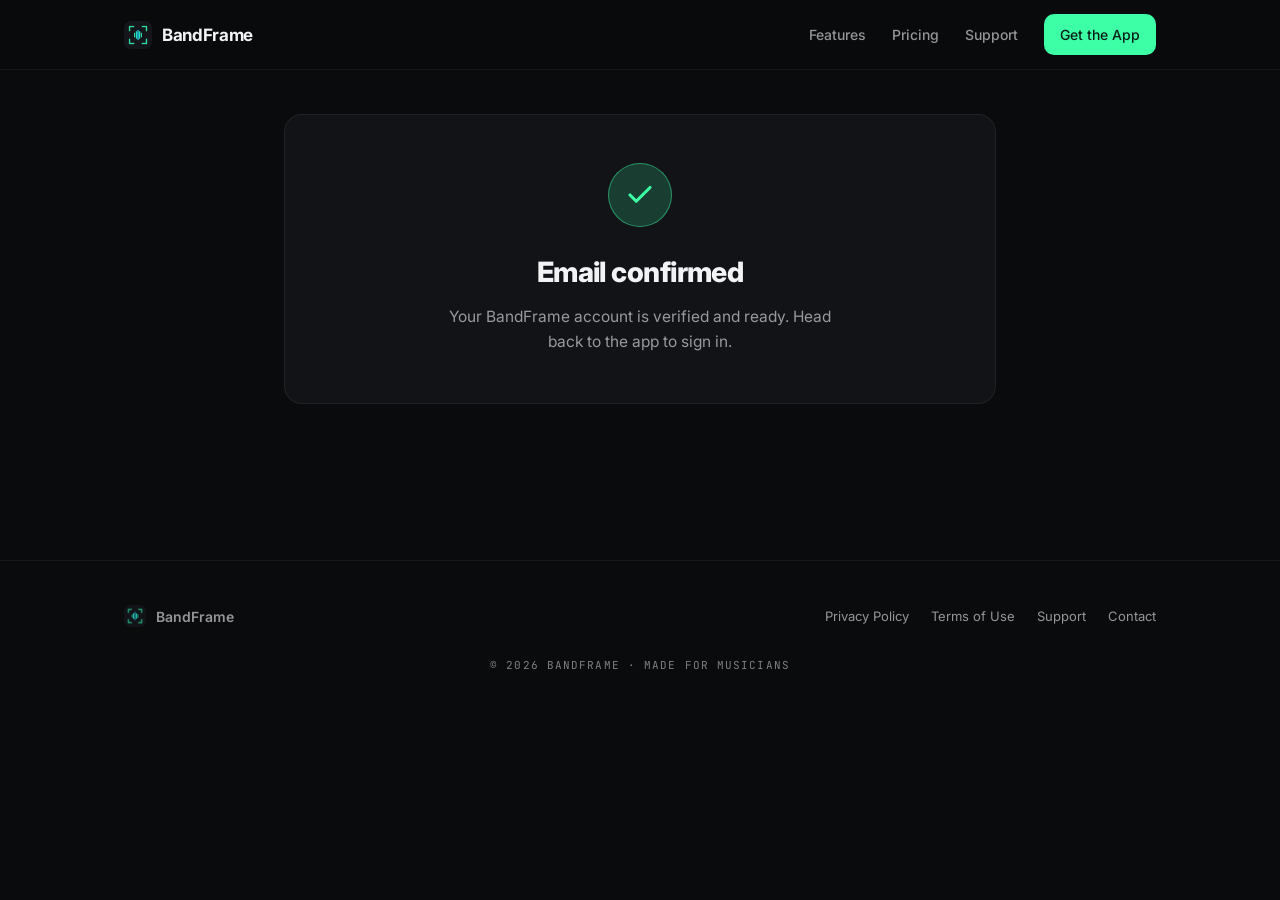
<file: auth/confirmed/index.html>
<!DOCTYPE html>
<html lang="en">
<head>
  <meta charset="UTF-8" />
  <meta name="viewport" content="width=device-width, initial-scale=1.0" />
  <title>Email confirmed — BandFrame</title>
  <meta name="robots" content="noindex" />
  <link rel="icon" href="/favicon.ico" sizes="any" />
  <link rel="icon" type="image/png" href="/assets/favicon.png" />
  <link rel="apple-touch-icon" href="/apple-touch-icon.png" />
  <link rel="preconnect" href="https://fonts.googleapis.com" />
  <link rel="preconnect" href="https://fonts.gstatic.com" crossorigin />
  <link href="https://fonts.googleapis.com/css2?family=Inter:wght@400;600;700;800&family=JetBrains+Mono:wght@400;700&display=swap" rel="stylesheet" />
  <link rel="stylesheet" href="/styles.css" />
  <style>
    .auth-check {
      width: 64px; height: 64px; border-radius: 50%;
      background: var(--neon-soft); border: 1px solid var(--neon-glow);
      display: flex; align-items: center; justify-content: center;
      margin: 0 auto 22px;
    }
    .auth-check svg { width: 30px; height: 30px; stroke: var(--neon); fill: none; stroke-width: 2.5; stroke-linecap: round; stroke-linejoin: round; }
    .auth-card { text-align: center; }
    .auth-card h1 { color: var(--ink); font-size: 28px; font-weight: 800; letter-spacing: -0.02em; margin-bottom: 10px; }
    .auth-card p { color: var(--ink3); font-size: 15.5px; line-height: 1.6; max-width: 420px; margin: 0 auto; }
  </style>
</head>
<body>

  <a class="skip-link" href="#main">Skip to content</a>

  <nav>
    <div class="nav-inner">
      <a class="nav-brand" href="/">
        <img src="/assets/favicon.png" alt="" />
        BandFrame
      </a>
      <div class="nav-links">
        <a href="/#features">Features</a>
        <a href="/#pricing">Pricing</a>
        <a href="/support/">Support</a>
        <a class="nav-cta" href="https://apps.apple.com/app/id6775601316" target="_blank" rel="noopener">Get the App</a>
      </div>
    </div>
  </nav>

  <div class="wrap-narrow">
    <main class="legal" id="main" tabindex="-1">
      <div class="support-card auth-card" id="success" style="padding: 48px 32px;">
        <div class="auth-check">
          <svg viewBox="0 0 24 24"><polyline points="20 6 9 17 4 12" /></svg>
        </div>
        <h1>Email confirmed</h1>
        <p>Your BandFrame account is verified and ready. Head back to the app to sign in.</p>
      </div>

      <div class="support-card auth-card" id="failure" style="padding: 48px 32px; display: none;">
        <h1>This link didn't work</h1>
        <p id="failure-msg">The confirmation link is invalid or has expired. Open BandFrame and sign in to request a fresh one, or email
        <a href="mailto:bandframeapp@gmail.com"><strong>bandframeapp@gmail.com</strong></a> and we'll sort it out.</p>
      </div>
    </main>
  </div>

  <footer>
    <div class="footer-inner">
      <div class="footer-brand">
        <img src="/assets/favicon.png" alt="" />
        BandFrame
      </div>
      <div class="footer-links">
        <a href="/privacy/">Privacy Policy</a>
        <a href="/terms/">Terms of Use</a>
        <a href="/support/">Support</a>
        <a href="mailto:bandframeapp@gmail.com">Contact</a>
      </div>
      <div class="footer-copy">© 2026 BandFrame · Made for musicians</div>
    </div>
  </footer>

  <script>
    // Supabase reports problems (expired/used links) in the URL hash —
    // e.g. #error=access_denied&error_code=otp_expired&error_description=...
    (function () {
      var hash = new URLSearchParams(window.location.hash.slice(1));
      if (hash.get('error')) {
        document.getElementById('success').style.display = 'none';
        document.getElementById('failure').style.display = 'block';
        var desc = hash.get('error_description');
        if (desc) {
          document.getElementById('failure-msg').innerHTML =
            desc.replace(/\+/g, ' ') +
            '. Open BandFrame and sign in to request a fresh link, or email <a href="mailto:bandframeapp@gmail.com"><strong>bandframeapp@gmail.com</strong></a>.';
        }
      }
    })();
  </script>

</body>
</html>
</file>
<file: styles.css>
/* BandFrame site — shares the app's design tokens (src/theme/tokens.ts) */
:root {
  --bg: #0A0B0D;
  --surface: #121317;
  --surface2: #191B21;
  --surface3: #22252D;
  --hairline: rgba(255, 255, 255, 0.06);
  --hairline2: rgba(255, 255, 255, 0.10);
  --ink: #F2F3F5;
  --ink2: rgba(242, 243, 245, 0.72);
  --ink3: rgba(242, 243, 245, 0.60);
  --ink4: rgba(242, 243, 245, 0.50);
  --neon: #3DFFA6;
  --neon-soft: rgba(61, 255, 166, 0.18);
  --neon-glow: rgba(61, 255, 166, 0.45);
  --amber: #F59E0B;
  --red: #F43F5E;
  --blue: #818CF8;
  --pink: #EC4899;
  --r2: 12px;
  --r3: 18px;
  --r4: 24px;
}

* { box-sizing: border-box; margin: 0; padding: 0; }

html { scroll-behavior: smooth; }

body {
  background: var(--bg);
  color: var(--ink2);
  font-family: 'Inter', -apple-system, BlinkMacSystemFont, 'Segoe UI', sans-serif;
  font-size: 16px;
  line-height: 1.65;
  -webkit-font-smoothing: antialiased;
}

.mono {
  font-family: 'JetBrains Mono', ui-monospace, monospace;
  letter-spacing: 0.12em;
  text-transform: uppercase;
  font-size: 11px;
  color: var(--ink3);
}

a { color: var(--neon); text-decoration: none; }
a:hover { text-decoration: underline; }

/* ---------- Accessibility ---------- */
.skip-link {
  position: absolute;
  top: -56px;
  left: 8px;
  z-index: 100;
  background: var(--neon);
  color: #062018;
  font-weight: 700;
  font-size: 14px;
  padding: 10px 16px;
  border-radius: 10px;
  transition: top 0.15s ease;
}
.skip-link:focus { top: 8px; text-decoration: none; }
:focus-visible { outline: 2px solid var(--neon); outline-offset: 3px; }
main:focus { outline: none; }
/* Underline links inside body copy so they're not identified by color alone */
.legal a { text-decoration: underline; }

.wrap { max-width: 1080px; margin: 0 auto; padding: 0 24px; }
.wrap-narrow { max-width: 760px; margin: 0 auto; padding: 0 24px; }

/* ---------- Nav ---------- */
nav {
  position: sticky;
  top: 0;
  z-index: 50;
  background: rgba(10, 11, 13, 0.85);
  backdrop-filter: blur(14px);
  -webkit-backdrop-filter: blur(14px);
  border-bottom: 1px solid var(--hairline);
}
.nav-inner {
  max-width: 1080px;
  margin: 0 auto;
  padding: 14px 24px;
  display: flex;
  align-items: center;
  justify-content: space-between;
}
.nav-brand {
  display: flex;
  align-items: center;
  gap: 10px;
  color: var(--ink);
  font-weight: 700;
  font-size: 17px;
  letter-spacing: -0.02em;
}
.nav-brand:hover { text-decoration: none; }
.nav-brand img { width: 28px; height: 28px; border-radius: 7px; }
.nav-links { display: flex; align-items: center; gap: 26px; }
.nav-links a { color: var(--ink3); font-size: 14px; font-weight: 500; }
.nav-links a:hover { color: var(--ink); text-decoration: none; }
.nav-cta {
  background: var(--neon);
  color: #062018 !important;
  font-weight: 700;
  font-size: 13px;
  padding: 9px 16px;
  border-radius: 10px;
}
.nav-cta:hover { text-decoration: none; filter: brightness(1.08); }

/* ---------- Hero ---------- */
.hero {
  position: relative;
  padding: 96px 0 72px;
  text-align: center;
  overflow: hidden;
}
.hero-icon {
  width: 112px;
  height: 112px;
  border-radius: 28px;
  margin-bottom: 28px;
}
.hero h1 {
  color: var(--ink);
  font-size: clamp(38px, 6vw, 60px);
  font-weight: 800;
  letter-spacing: -0.03em;
  line-height: 1.08;
  margin-bottom: 18px;
}
.hero h1 .accent { color: var(--neon); }
.hero p.sub {
  font-size: 19px;
  color: var(--ink3);
  max-width: 560px;
  margin: 0 auto 36px;
}
.hero-ctas { display: flex; gap: 14px; justify-content: center; flex-wrap: wrap; }
.btn-primary {
  display: inline-flex;
  align-items: center;
  gap: 8px;
  background: var(--neon);
  color: #062018;
  font-weight: 700;
  font-size: 15px;
  padding: 15px 28px;
  border-radius: 13px;
}
.btn-primary:hover { text-decoration: none; filter: brightness(1.08); }
/* Official Apple badge — artwork must not be recoloured or reproportioned.
   Sized by height only so the supplied aspect ratio is preserved. */
.btn-badge { display: inline-flex; align-items: center; }
.btn-badge:hover { text-decoration: none; opacity: 0.85; }
.btn-badge img { height: 52px; width: auto; display: block; }
.btn-secondary {
  display: inline-flex;
  align-items: center;
  gap: 8px;
  background: var(--surface2);
  border: 1px solid var(--hairline2);
  color: var(--ink);
  font-weight: 600;
  font-size: 15px;
  padding: 15px 28px;
  border-radius: 13px;
}
.btn-secondary:hover { text-decoration: none; border-color: var(--neon-glow); }
.hero-note { margin-top: 18px; font-size: 13px; color: var(--ink4); }

/* ---------- Sections ---------- */
section { padding: 72px 0; }
.section-label { margin-bottom: 12px; }
.section-label .mono { color: var(--neon); }
h2.section-title {
  color: var(--ink);
  font-size: clamp(28px, 4vw, 38px);
  font-weight: 800;
  letter-spacing: -0.02em;
  margin-bottom: 14px;
}
p.section-sub { color: var(--ink3); font-size: 17px; max-width: 620px; margin-bottom: 44px; }

/* ---------- Feature grid ---------- */
.grid {
  display: grid;
  grid-template-columns: repeat(auto-fit, minmax(300px, 1fr));
  gap: 16px;
}
.card {
  background: var(--surface);
  border: 1px solid var(--hairline);
  border-radius: var(--r3);
  padding: 26px;
  transition: border-color 0.2s ease, transform 0.2s ease;
}
.card:hover { border-color: var(--hairline2); transform: translateY(-2px); }
.card-icon {
  width: 46px;
  height: 46px;
  border-radius: 13px;
  display: flex;
  align-items: center;
  justify-content: center;
  margin-bottom: 16px;
  font-size: 21px;
  border: 1px solid;
}
.card-icon svg {
  width: 22px;
  height: 22px;
  stroke: currentColor;
  fill: none;
  stroke-width: 1.8;
  stroke-linecap: round;
  stroke-linejoin: round;
}
.card h3 { color: var(--ink); font-size: 17px; font-weight: 700; margin-bottom: 8px; }
.card p { color: var(--ink3); font-size: 14px; line-height: 1.6; }
.tint-neon  { background: rgba(61,255,166,0.12);  border-color: rgba(61,255,166,0.3) !important;  color: #3dffa6; }
.tint-pink  { background: rgba(236,72,153,0.12);  border-color: rgba(236,72,153,0.3) !important;  color: #ec4899; }
.tint-amber { background: rgba(245,158,11,0.12);  border-color: rgba(245,158,11,0.3) !important;  color: #f59e0b; }
.tint-blue  { background: rgba(129,140,248,0.12); border-color: rgba(129,140,248,0.3) !important; color: #818cf8; }
.tint-red   { background: rgba(244,63,94,0.12);   border-color: rgba(244,63,94,0.3) !important;   color: #f43f5e; }

/* ---------- Screenshots ---------- */
.shots {
  display: flex;
  gap: 22px;
  justify-content: center;
  flex-wrap: wrap;
}
.phone {
  width: 250px;
  flex-shrink: 0;
  border-radius: 34px;
  border: 1px solid var(--hairline2);
  background: var(--surface);
  padding: 10px;
  box-shadow: 0 24px 64px rgba(0, 0, 0, 0.5);
}
.phone-screen {
  width: 100%;
  border-radius: 26px;
  overflow: hidden;
}
.phone-screen img { display: block; width: 100%; height: auto; aspect-ratio: 1260 / 2736; border-radius: 26px; }
.phone-screen .ph-label { color: var(--ink); font-weight: 700; font-size: 15px; }
.phone-screen .ph-sub { color: var(--ink4); font-size: 11px; }
.ph-1 { background: linear-gradient(160deg, rgba(61,255,166,0.16), rgba(61,255,166,0.03) 60%), var(--surface2); }
.ph-2 { background: linear-gradient(160deg, rgba(236,72,153,0.16), rgba(236,72,153,0.03) 60%), var(--surface2); }
.ph-3 { background: linear-gradient(160deg, rgba(129,140,248,0.16), rgba(129,140,248,0.03) 60%), var(--surface2); }

/* ---------- Pricing ---------- */
.pricing-grid {
  display: grid;
  grid-template-columns: repeat(auto-fit, minmax(280px, 1fr));
  gap: 18px;
  max-width: 720px;
  margin: 0 auto;
}
.price-card {
  background: var(--surface);
  border: 1px solid var(--hairline);
  border-radius: var(--r4);
  padding: 32px 28px;
}
.price-card.featured {
  border-color: rgba(61, 255, 166, 0.4);
  position: relative;
}
.badge {
  position: absolute;
  top: -12px;
  left: 50%;
  transform: translateX(-50%);
  background: var(--neon);
  color: #062018;
  font-size: 11px;
  font-weight: 800;
  letter-spacing: 0.08em;
  text-transform: uppercase;
  padding: 5px 12px;
  border-radius: 999px;
}
.price-card h3 { color: var(--ink); font-size: 19px; font-weight: 700; margin-bottom: 4px; }
.price-line { margin: 14px 0 4px; }
.price-line .amount { color: var(--ink); font-size: 40px; font-weight: 800; letter-spacing: -0.02em; }
.price-line .period { color: var(--ink3); font-size: 15px; }
.price-alt { color: var(--neon); font-size: 13px; font-weight: 600; margin-bottom: 20px; }
.price-free-sub { color: var(--ink3); font-size: 13px; margin-bottom: 20px; }
.price-card ul { list-style: none; }
.price-card li {
  color: var(--ink2);
  font-size: 14px;
  padding: 8px 0 8px 28px;
  position: relative;
  border-bottom: 1px solid var(--hairline);
}
.price-card li:last-child { border-bottom: none; }
.price-card li::before {
  content: '✓';
  position: absolute;
  left: 0;
  color: var(--neon);
  font-weight: 700;
}
.price-card li.dim { color: var(--ink4); }
.price-card li.dim::before { content: '—'; color: var(--ink4); }
.pricing-cta { text-align: center; margin-top: 34px; }
.pricing-note { text-align: center; color: var(--ink4); font-size: 12px; margin-top: 22px; }

/* ---------- CTA band ---------- */
.cta-band {
  text-align: center;
  background: var(--surface);
  border: 1px solid var(--hairline);
  border-radius: var(--r4);
  padding: 64px 32px;
  position: relative;
  overflow: hidden;
}
.cta-band h2 { color: var(--ink); font-size: clamp(26px, 4vw, 34px); font-weight: 800; letter-spacing: -0.02em; margin-bottom: 12px; }
.cta-band p { color: var(--ink3); margin-bottom: 28px; }

/* ---------- Footer ---------- */
footer {
  border-top: 1px solid var(--hairline);
  padding: 44px 0;
  margin-top: 40px;
}
.footer-inner {
  max-width: 1080px;
  margin: 0 auto;
  padding: 0 24px;
  display: flex;
  align-items: center;
  justify-content: space-between;
  flex-wrap: wrap;
  gap: 18px;
}
.footer-brand { display: flex; align-items: center; gap: 10px; color: var(--ink3); font-size: 14px; font-weight: 600; }
.footer-brand img { width: 22px; height: 22px; border-radius: 6px; opacity: 0.85; }
.footer-links { display: flex; gap: 22px; flex-wrap: wrap; }
.footer-links a { color: var(--ink3); font-size: 13px; }
.footer-links a:hover { color: var(--ink); text-decoration: none; }
.footer-copy { width: 100%; text-align: center; color: var(--ink4); font-size: 11px; margin-top: 10px; font-family: 'JetBrains Mono', monospace; letter-spacing: 0.1em; text-transform: uppercase; }

/* ---------- Legal / content pages ---------- */
.page-header { padding: 72px 0 12px; }
.page-header h1 { color: var(--ink); font-size: clamp(30px, 5vw, 42px); font-weight: 800; letter-spacing: -0.02em; margin-bottom: 6px; }
.page-header .meta { color: var(--ink3); font-size: 14px; }
.legal { padding: 24px 0 96px; }
.legal h2 { color: var(--ink); font-size: 22px; font-weight: 700; letter-spacing: -0.01em; margin: 40px 0 12px; }
.legal h3 { color: var(--ink); font-size: 17px; font-weight: 600; margin: 24px 0 8px; }
.legal p, .legal li { color: var(--ink2); font-size: 15.5px; }
.legal ul { padding-left: 22px; margin: 10px 0; }
.legal li { margin: 6px 0; }
.legal strong { color: var(--ink); font-weight: 600; }
.legal hr { border: none; border-top: 1px solid var(--hairline); margin: 36px 0; }
.legal table { width: 100%; border-collapse: collapse; margin: 16px 0; font-size: 14.5px; }
.legal th, .legal td { text-align: left; padding: 10px 12px; border-bottom: 1px solid var(--hairline); }
.legal th { color: var(--ink); font-weight: 600; }

/* ---------- Support ---------- */
.support-card {
  background: var(--surface);
  border: 1px solid var(--hairline);
  border-radius: var(--r3);
  padding: 32px;
  margin: 20px 0;
}
.support-card h3 { color: var(--ink); font-size: 18px; font-weight: 700; margin-top: 0; margin-bottom: 8px; }
.support-card p { color: var(--ink3); font-size: 15px; }

@media (max-width: 640px) {
  .nav-links { gap: 16px; }
  .nav-links a:not(.nav-cta) { display: none; }
  .hero { padding: 64px 0 48px; }
  section { padding: 52px 0; }
}
</file>
